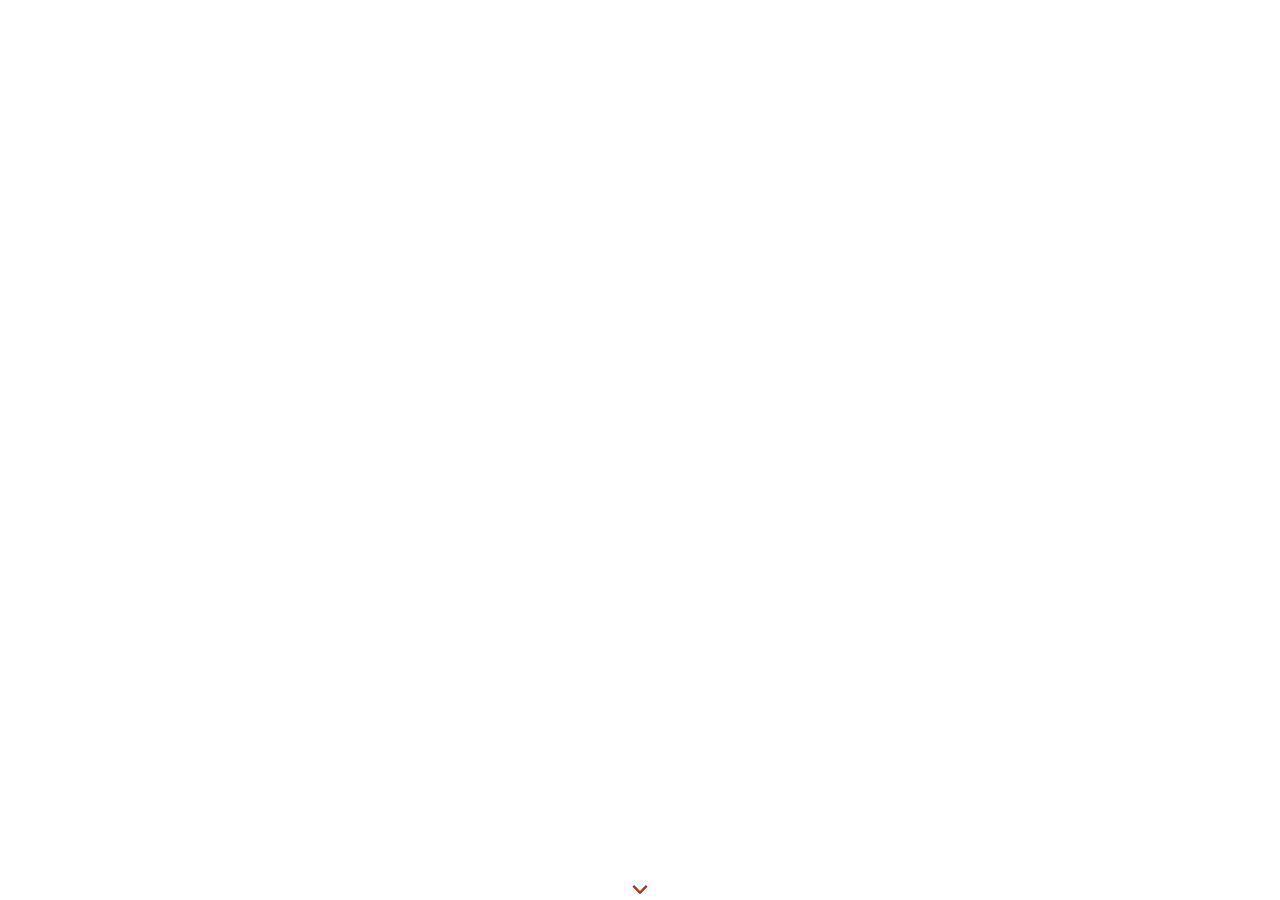
<file: index.html>
<!DOCTYPE html>
<html>
  <head>
    <title>AB - Home</title>
    <meta charset='UTF-8'/>
    <meta name="viewport" content="width=device-width, initial-scale=1">

    <link href='https://db.onlinewebfonts.com/c/4c4a87973ef80fc72049e01b9085fadc?family=ABC+Diatype' rel='stylesheet'>
    <link rel="preconnect" href="https://fonts.googleapis.com">
    <link rel="preconnect" href="https://fonts.gstatic.com" crossorigin>
    <link href="https://fonts.googleapis.com/css2?family=Quicksand:wght@300..700&display=swap" rel="stylesheet">
    <link href="https://fonts.googleapis.com/css2?family=Work+Sans:ital,wght@0,100..900;1,100..900&display=swap" rel="stylesheet">
    <link href="https://fonts.googleapis.com/css2?family=DM+Serif+Text:ital@0;1&display=swap" rel="stylesheet">
    <link href="https://fonts.googleapis.com/css2?family=Mooli&display=swap" rel="stylesheet">
    <link href="https://fonts.googleapis.com/css2?family=Borel&display=swap" rel="stylesheet">
    <link rel="stylesheet" href="https://fonts.googleapis.com/css2?family=Material+Symbols+Outlined:opsz,wght,FILL,GRAD@24,400,0,0" />

    <link rel="stylesheet" href="https://www.w3schools.com/w3css/4/w3.css">
    <link href="svg.ico" rel="shortcut icon">
    <link rel="stylesheet" href="index.css">
  </head>
  
  <body>
    <main class="parallax" style="opacity: 0;">
      <div class="img-container">
        <ul>
          <li><div class="image" style="background-image: url(https://live.staticflickr.com/65535/53344195381_f371e5117b_h.jpg);"></div>
            <div class="text" id="myText">
              <p>Pose d'adobes et enduit terre pour extension d'une école primaire</p>
              <p>Gommegnies, Nord (59)</p>
            </div>
          </li>
          <li><div class="image" style="background-image: url(https://live.staticflickr.com/65535/52171444877_650c33f0dc_o.jpg);"></div>
            <div class="text" id="myText">
              <p>Stage d'enduit terre dans le bâti ancien, animé par Terre Crue Presqu'Île</p>
              <p>Kerhinet, Saint-Lyphard, Loire-Atlantique (44)</p>
            </div>
          </li>
          <li><div class="image" style="background-image: url(https://live.staticflickr.com/65535/53693227191_ee8a5cef14_c.jpg);"></div>
            <div class="text" id="myText">
              <p>Stage d'enduit Thappi, technique indienne en mélange terre-chaux</p>
              <p>Marseille, Bouches-du-Rhône (13)</p>
            </div>
          </li>
          <li><div class="image" style="background-image: url(https://live.staticflickr.com/65535/53693443553_fde0de4cb1_c.jpg); background-position-x: right;"></div>
            <div class="text" id="myText">
              <p>Enduit de finition en terre de site pour une rénovation d'habitat</p>
              <p>Croix-Caluyau, Nord (59)</p>
            </div>
          </li>
          <li><div class="image" style="background-image: url(https://live.staticflickr.com/65535/53694049083_b33c8f8913_c.jpg);"></div>
            <div class="text" id="myText">
              <p>Enduit de corps en terre sur bottes de paille pour l'extension d'une école</p>
              <p>Jolimetz, Nord (59)</p>
            </div>
          </li>
        </ul>
      </div>
      <div class="grid-container">
        <div class="item1">
          <svg class="logo white" xmlns="http://www.w3.org/2000/svg" x="0px" y="0px" viewBox="0 0 50 46.8" xml:space="preserve">
            <path d="M31.7,18c-0.4,0.4-0.2,0.9-0.1,1.5c0,0.2,0,0.5,0,0.8c-0.3-0.2-0.6-0.3-0.8-0.5c-0.1,0.3-0.1,0.6-0.2,0.9
            c-0.8-0.2-1.3,0.2-1.6,0.8c-1,0-2-0.1-2.9,0.1c-0.7,0.2-1.1,0-1.6-0.4c-0.1-0.1-0.3-0.1-0.4-0.2c0,0,0-0.1,0.1-0.1c-0.7,0-1.3,0-2,0
            c-0.1,0-0.2-0.1-0.2-0.1c0-0.7-0.8-0.8-1-1.4c-0.1-0.1-0.4-0.2-0.6-0.2c-0.2,0-0.4,0-0.6,0c0,0,0,0.2,0,0.3c0,0-0.1,0-0.1,0
            c-0.1-0.3-0.3-0.2-0.5-0.1c-0.8,0.3-1,1.2-1.5,1.8c-0.3,0.4-0.3,0.9-0.4,1.4c-0.1,0.4-0.4,0.8-0.7,1.2c-0.1-0.2-0.2-0.3-0.3-0.5
            c-0.2,0.2-0.7,0.4-0.7,0.7c-0.2,1-0.6,1.8-1.3,2.5C14,26.6,14,26.8,14,26.8c0,0.5-0.3,0.8-0.6,1c-0.1,0.3-0.1,0.6-0.3,0.7
            c-0.6,0.3-0.6,0.9-0.6,1.4c-0.2,0-0.3,0-0.3,0c-0.1,0.4-0.2,0.7-0.3,1c-0.1,0.3-0.4,0.6,0,1c0.1,0.2,0,0.6-0.1,1.1
            c-0.1-0.2-0.2-0.3-0.2-0.4c-0.3,0.1-0.6,0.2-0.9,0.2c-0.1,0.3-0.2,0.8-0.4,1.1c-0.1,0.1-0.3,0.2-0.4,0.3c-0.1,0.1-0.2,0.1-0.3,0.2
            c-0.2,0.3-0.5,0.6-0.7,1c-0.3,0.5-0.7,1-1,1.6c-0.3,0.6-0.7,1.1-1,1.7c0,0-0.1,0.1,0,0.1c0.2,0.8-0.4,0.8-0.9,0.9
            c-0.1,0-0.3,0.2-0.3,0.3c-0.1,0.4-0.7,0.9-1.2,1c-0.1,0.8-0.3,1.6-1.1,2c-0.3,0.2-0.4,0.6-0.7,0.9c-0.2-0.1-0.5-0.2-0.9-0.4
            c0,0-0.1-0.2-0.1-0.3c-0.4-0.2-1.3,0.7-1-0.6c-0.2-0.1-0.4-0.2-0.6-0.3c0.8-0.5,0.3-1.3,0.5-1.7c0.7-0.6,1.4-1,1.7-1.6
            c0.2-0.4,0.6-0.8,0.8-1.3c0.2-0.5,0.6-1,0.9-1.5c0.2-0.3,0.2-0.6,0.4-1c0.7-0.1,0.8-0.9,1-1.5c0.1-0.2,0.1-0.3,0.2-0.4
            c0.5-0.5,0.5-0.5-0.1-0.9c0.3-0.1,0.6-0.1,0.8-0.2c0.2-0.1,0.4-0.3,0.7-0.5c-0.2-0.3-0.4-0.7-0.6-1.1C6.2,30.8,6.1,30.9,6,31
            c0.1,0,0.2,0,0.3,0.1c0.6,0.3,1,0,1-0.7c0-0.1,0-0.3,0.1-0.3c0.7-0.5,0.9-1.3,1.1-2c0-0.1,0.1-0.3,0.1-0.4c0.5-0.5,0.8-1.1,0.9-1.8
            c0.6-0.2,0.4-1.1,1.1-1.4c0.3-0.1,0.4-0.6,0.7-0.9c0.1-0.2,0.2-0.4,0.6-0.3c0.1,0,0.4-0.5,0.5-0.8c0.1-0.3,0.1-0.6,0.5-0.7
            c0.4-0.2,0.8-0.6,0.7-1.2c-0.4-0.2-0.4-0.5,0-0.8c-0.6-0.4-0.3-0.9-0.1-1.3c0.1-0.2,0.1-0.6,0.2-0.8c0.1-0.4,0.3-0.8,0.5-1.2
            c0.4-0.7,0.4-0.7-0.2-1.2c-0.2,0.1-0.5,0.2-0.7,0.3c-0.4,0.3-0.7,0.7-1.1,1.1c-0.1,0.1-0.2,0.2-0.3,0.3c-0.2,0.2-0.3,0.3-0.5,0.6
            c-0.3-0.1-0.8,0.3-0.7,0.9c-0.3-0.1-0.7-0.2-1-0.3c-0.4,0-0.5,0.2-0.4,0.7c-0.2,0.3-0.3,0.5-0.5,0.7c-0.1,0.1-0.2,0.2-0.2,0.2
            C8,19.3,8.1,20,8,20.3c0,0,0,0.1,0,0.2c-0.3-0.1-0.5-0.1-0.4,0.4c-0.8-0.3-1.5-0.1-2.2,0c-0.6,0.1-1.2-0.1-1.8-0.2
            c-0.9-0.2-1.1-0.6-0.9-1.6c0-0.1,0-0.2,0-0.3c-0.1-0.3-0.1-0.6,0.4-0.7c0.1,0,0.2-0.3,0.3-0.4c0.3-0.1,0.6-0.2,0.9-0.3
            c0.1,0,0.3-0.1,0.4-0.1c1.1,0.2,1.8-0.4,2.5-1.1c0.5-0.6,1.1-1.1,1.6-1.7c0.1-0.1,0.3-0.1,0.5-0.1c0.1,0,0.3,0,0.3,0
            c0.2-0.8,1.3-1,1.1-2c0.2,0,0.2,0,0.2,0.1c0.1,0.2,0.2,0.3,0.4,0.5c0.1-0.2,0.3-0.5,0.3-0.7c0-0.4,0.3-0.8,0.7-1s0.7-0.5,1.1-0.6
            c0.3-0.1,0.7,0.1,1.1,0.1c0.1,0,0.1,0.1,0.2,0.1c1-0.7,2-0.6,2.9,0.1c0.2-0.4,0.6-0.8,0.6-1.1c0-0.4,0.5-0.3,0.4-0.7
            c0-0.4,0.2-0.8,0.4-1.3c0.4,0.2,0.7-0.2,1-0.5c0,0,0.1-0.1,0.1-0.1c-0.3-0.8,0.7-1.1,0.6-1.8C21,5.3,21.1,5,21.1,4.6
            c0.5,0.1,0.7-0.1,0.7-0.8c0-0.3,0.3-0.9,0.5-1.1c0.1-0.2,0.1-0.5,0.1-0.7c0.5,0,1,0,1.5-0.1c0.2,0,0.2-0.4,0.4-0.7
            c0.3,0,0.7,0.2,1-0.2c0.1-0.1,0.5,0,0.9,0c0-0.2,0-0.5,0-0.7c0.3,0,0.5,0,0.7,0c0-0.1,0-0.1,0.1-0.2c0.2,0.3,0.5,0.6,0.8,0.8
            c0.2,0.2,0.5,0.4,0.8,0.6c0.2,0.3,0.3,0.5,0.4,0.8c0.1,0.2,0.3,0.4,0.4,0.7c0.2,0.6,0.7,0.9,1.1,1.4c0,0,0.1,0.1,0.1,0.2
            c0.2,0.8,0.8,1.3,1.3,2c0.1,0.1,0.1,0.2,0.1,0.3c-0.1,0.6,0.5,0.9,0.7,1.3c0.1,0.2,0.2,0.3,0.3,0.5C33,8.6,33,8.8,33.1,9
            c0.1,0.2,0.2,0.3,0.1,0.5c0,0.4,0.1,0.5,0.6,0.4c0,0.3,0,0.6,0,0.8c0.1,0.4,0.3,0.8,0.8,1.1c0.1,0,0.2,0.1,0.2,0.2
            c0.1,0.3,0.2,0.3,0.4,0.2c0.1-0.1,0.3-0.1,0.5-0.1c0.8,0.2,1.5,0.3,2.3,0.3c1.3,0,1.3,0.1,2.4,1.3c0.1-0.1,0.2-0.2,0.3-0.2
            c0.1,0.1,0.2,0.2,0.3,0.3c0.4,0.6,1,0.8,1.6,1.1c0.4,0.3,0.9,0.7,1.4,0.9c0.1,0,0.2,0.1,0.2,0.1c0.4-0.2,0.7,0.2,0.9,0.4
            c0.5,0.5,1,0.7,1.7,0.6c0.1,0,0.1,0,0.1,0.1c0.3,0.2,0.5,0.4,0.8,0.7c0.3,0.2,0.6,1.5,0.4,1.8c-0.1,0.2-0.2,0.5-0.2,0.8
            c-0.1,0.8-0.7,1.3-1.3,1.7c-0.1,0-0.2,0-0.2,0c-0.3-0.1-0.7-0.2-1-0.2c-0.3-0.6-0.6-1.1-0.9-1.7c-1-0.6-2.1-0.8-3.3-0.5
            c-0.6-0.9-1.2-1.8-2-2.5c-0.3-0.2-0.6-0.5-1.1-0.3c-0.2,0.1-0.4,0-0.7,0c-0.1,0.8,0.1,1.1,0.7,1.3c0-0.2,0.1-0.4,0.1-0.5
            c0.1,0.3,0.4,0.6,0.5,1s-0.1,0.8,0,1c0.3,0.3,0.7,0.7,1,1c-0.2,0.3-0.2,0.6,0.2,0.7c0.1,0,0.2,0.1,0.2,0.2c0.1,0.4,0.2,0.5,0.6,0.4
            c0.1,0,0.3,0.2,0.3,0.3c0,0.4,0.1,0.8,0.2,1.2c0.2,0.6,0.6,1,0.6,1.7c0,0.4,0.6,0.7,0.7,0.9c-0.1,0.4-0.1,0.8-0.2,1.1
            c0.6,0,0.8,0.3,0.9,0.8c0.1,0.4,0.5,0.8,0.7,1.2c0.2,0.5,0.3,1.1,0.5,1.6c0.2,0.2,0.6,0.3,0.7,0.5c0.1,0.2,0,0.6,0.1,0.9
            c0.3,0.7-0.1,1.5,0.4,2.1c0.2,0.2,0.4,0.4,0.7,0.7c0,0-0.1,0.1-0.1,0.1c-0.2,0-0.3,0-0.4,0c-0.1,0.3-0.3,0.6-0.4,0.9
            c0,0.3,0.1,0.6,0.5,0.5c0-0.3,0.1-0.7,0.1-1.1c0.3,0.1,0.6,0,0.8,0.3c0.2,0.2,0.2,0.4,0.1,0.7s0,0.4,0.2,0.4c0.6,0,0.6,0.6,0.8,0.9
            c0.1,0.3,0,0.7,0.1,1.1c0,0.2,0.2,0.5,0.3,0.7c0.1,0.2,0.2,0.4,0.3,0.7c0.1,0.7,0,1.3,0.5,1.9c0.1,0.1,0.1,0.3,0.1,0.4
            c0.1,0.7,0.1,1.5,0.2,2.2c0,0,0,0.1,0,0.1c0.6,0.7,0.1,1.3-0.1,1.9c-0.2,0-0.4,0.1-0.6,0c-0.2,0-0.5-0.1-0.8-0.1
            c-0.1,0-0.3-0.1-0.4-0.2c-0.3-0.1-0.7-0.2-0.9-0.4c-0.4-0.4-0.7-0.9-1-1.4c-0.1-0.3-0.2-0.6-0.3-0.9c-0.1-0.2-0.3-0.5-0.4-0.7
            c-0.2-0.4-0.4-0.9-0.6-1.3c-0.3-0.7-0.4-1.3-0.8-1.9c-0.3-0.5-0.4-1.1-1.2-1.1c0-0.3,0.1-0.7,0-0.9c-0.2-0.7-0.6-1.3-0.9-1.9
            c-0.1-0.2-0.5-0.3-0.7-0.5c0-0.3,0-0.6,0.1-0.9c-0.2,0.1-0.3,0.1-0.3,0.1c-0.2-0.6-0.5-1.2-0.7-1.9c-0.1-0.3-0.1-0.6-0.1-0.9
            c0.1-0.5,0-0.8-0.6-0.8c-0.1,0-0.2,0-0.4,0c-0.1,0-0.2,0-0.4,0c0.2-0.2,0.4-0.5,0.7-0.8c-0.4-0.1-0.7-0.2-1.2-0.3
            c0.2-0.1,0.4-0.1,0.4-0.2c0.1-0.1,0.1-0.4,0-0.4c-0.6-0.2-0.5-0.8-0.8-1.1c-0.1-0.1-0.1-0.3-0.2-0.3c-0.5-0.1-0.5-0.6-0.7-1
            c-0.5-0.9-1-1.8-1.4-2.5c-0.1-0.4-0.2-0.7-0.4-1C35,23,34.6,22.6,34.6,22c0-0.1-0.2-0.2-0.3-0.3c-0.2-0.3-0.3-0.7-0.4-1
            c0-0.1,0-0.1-0.1-0.2c-0.8-1-0.9-1.1-1.1-1.9c-0.1,0-0.2,0.1-0.2,0.1c-0.1-0.2-0.1-0.4-0.2-0.7c0-0.1-0.1-0.1-0.1-0.2
            C32,17.8,31.8,17.9,31.7,18c-0.1-0.3,0.3-0.9-0.4-0.8c0,0.2,0.1,0.4,0.1,0.6C31.4,17.9,31.6,18,31.7,18z M28.5,14.4
            c0.3,0.1,0.7,0.4,0.9-0.1c0.1-0.2-0.2-1.8-0.3-1.9c-0.4-0.4-0.9-0.8-1.3-1.3c-0.1-0.1-0.1-0.2-0.1-0.2c0.1-0.6-0.1-1-0.6-1.2
            c0.4-0.4,0.4-0.7,0.1-1c-0.3-0.3-0.6-0.6-0.9-0.9c-0.1-0.1-0.1-0.3,0-0.4c0.1-0.2,0.3-0.3,0.4-0.5c0,0-0.1-0.1-0.1-0.1
            c-0.2,0-0.4,0-0.6,0c-0.1,0-0.3,0.1-0.4,0.2c-0.1,0-0.3,0.1-0.3,0.2c-0.1,0.2-0.1,0.6-0.3,0.8c-0.2,0.4-0.6,0.9-0.8,1.3
            c0,0.1-0.1,0.1-0.2,0.2c-0.2,0.6-0.4,1.1-0.6,1.7c0,0.1-0.1,0.2-0.1,0.2c-0.3-0.1-0.6-0.1-0.7-0.2c-0.1,0.5-0.1,0.9-0.4,1.2
            c-0.4,0.4-0.6,0.9-0.7,1.5s0.1,0.7,0.6,0.7c0.2,0,0.6,0.1,0.7,0.3c0.4,0.6,1.2,0.2,1.6,0.8h0c0.4,0,0.7,0.1,1.1,0.1
            c0.3-0.7,0.7-0.5,1.2,0.2c0.2-0.1,0.4-0.3,0.6-0.4c0.1-0.1,0.2-0.3,0.3-0.2C28.3,15.2,28.4,14.8,28.5,14.4z M46.1,38.8
            c0,0.2,0,0.3,0,0.3c0.2,0.3,0.4,0.6,0.3,1c0,0,0.1,0.2,0.1,0.2c0.1,0,0.2,0,0.3-0.1c0.1-0.1,0.1-0.4,0.1-0.5
            C46.7,39.5,46.4,39.2,46.1,38.8z"/>
            <path d="M28.5,23.2c0,0.3,0,0.5,0.1,0.8c0.3-0.1,0.4-0.2,0.7-0.2c0,0.2,0,0.4,0,0.7c0.3-0.3,0.8,0.4,1-0.4c0.2,0.3,0.3,0.6,0.5,0.8
            c0.1,0.1,0.2,0.2,0.4,0.3c0.1,0.1,0.2,0.1,0.3,0.2c0.1,0.1,0.3,0.2,0.4,0.3c0.2,0.3,0.4,0.6,0.5,0.8c0.2,0.4,0.4,0.9,0.6,1.3
            c0.1,0.1,0.1,0.3,0.1,0.4c0,0.2-0.1,0.4-0.2,0.8c0,0-0.1,0-0.2,0.1C32.4,30,32.4,30,32,30c-0.3,0.6-0.6,1.2-0.3,1.9
            c-0.2,0.1-0.3,0.2-0.6,0.3c0.4,0.5-0.4,1.6,0.9,1.7c-0.2,0.2-0.3,0.3-0.5,0.6c-0.1-0.2-0.1-0.4-0.2-0.5c-0.1-0.1-0.3,0-0.6-0.1
            c0,0.5-0.1,0.9,0.4,1.1c0.3,0.1,0.5,0.5,0.8,0c0.4,0.5,1,0.8,1.1,1.5c0,0.3,0.4,0.4,0.6,0.1c0.1,0.3,0.4,0.6,0.4,1
            c0.1,0.6,0.2,1.1,0.2,1.7c0,0.1-0.2,0.3-0.3,0.4c-0.2,0.2-0.4,0.4-0.3,0.7c0.1,0.2,0,0.6-0.1,0.6c-0.5,0.2-0.4,0.6-0.3,1.1
            c0,0-0.1,0-0.1,0.1c-0.1-0.2-0.2-0.3-0.4-0.6c-0.3,0.4-0.9-0.2-1.3,0.3c-0.2,0.3-0.8,0.4-1.3,0.6c0,0.1,0.1,0.2,0,0.3
            c0,0.1-0.1,0.2-0.2,0.2c-0.1,0-0.3,0-0.3-0.1c-0.2-0.4-0.3-0.2-0.7-0.1c-0.4,0.1-0.8,0.3-1.1,0.7c0,0-0.2,0-0.2,0c-0.5,0-1,0-1.5,0
            c-0.1,0-0.2,0.1-0.2,0.1c-0.2,0.1-0.3,0.2-0.5,0.3c-0.2,0.1-0.4,0.2-0.8,0.3c0,0-0.2-0.1-0.3-0.2c0,0-0.1,0-0.1,0
            c0.1,0.4,0.2,0.9,0.4,1.4c-0.1,0-0.1,0-0.1-0.1c-0.2-0.3-0.3-0.7-0.5-0.8c-0.5-0.1-1.1-0.2-1.6,0.1c-0.1,0.1-0.2,0.1-0.4,0.2
            c-0.1-0.4-0.2-0.6-0.7-0.6c-0.2,0-0.4-0.2-0.6-0.4c-0.1,0.3-0.1,0.4-0.1,0.5c-0.3-0.1-0.5-0.2-0.8-0.3c-0.2-0.1-0.4-0.2-0.5-0.3
            c-0.2-0.3-0.4-0.7-0.5-1c0-0.2,0.2-0.4,0.4-0.6c-0.1-0.3-0.2-0.6-0.4-0.9c0.2-0.1,0.3-0.1,0.4-0.2c0.2-0.2,0.4-0.4,0.1-0.7
            c-0.3-0.3-0.2-0.6-0.2-1c0-0.3,0-0.7-0.1-1c-0.3-0.5-0.3-0.9-0.2-1.4c0.1-0.7,0.1-1.3,0.1-2c0-0.2,0.1-0.4,0.1-0.7
            c-0.2-0.2-0.4-0.4-0.7-0.7c0.9-0.2,0.9-0.2,0.8-1c0-0.2-0.1-0.5,0.2-0.6c0.1,0,0.1-0.4,0-0.6c-0.3-0.8-0.7-1.6-0.5-2.6
            c0.1-0.7,0.1-1.3,0.2-2c0-0.1,0-0.2,0-0.2c-0.3-0.4-0.1-0.9-0.1-1.3c0-0.1,0.2-0.2,0.2-0.3c0-0.3-0.1-0.7,0.1-0.9
            c0.2-0.2,0.5-0.4,0.8-0.4c0.6,0,0.9-0.4,1-0.9c0,0,0-0.1,0.1-0.1s0,0,0.1-0.1c0.4,0.7,0.4,0.7,1.9,0.1c0.4,0.7,0.8,0.8,1.5,0.2
            c0,0.2,0,0.5,0,0.6c0.5,0,0.9,0.1,1.3,0.1c0.5,0,1,0,1.5-0.1c0,0,0.1-0.1,0.1,0c0.6,0.4,0.7-0.1,0.8-0.5
            C28.2,23.3,28.4,23.3,28.5,23.2z M23.5,40.6c0.3-0.1,0.5-0.1,0.7-0.1c0.3,0,0.6,0,0.9,0c0.2,0,0.6,0.1,0.8-0.1
            c0.3-0.3,0.6-0.3,0.9-0.3c0.5,0,0.9-0.1,1.4-0.2c0.4-0.1,0.7-0.4,0.7-0.9c0-0.2,0.1-0.6,0.3-0.6c0.5-0.1,0.5-0.4,0.5-0.7
            c-0.2-0.1-0.3-0.3-0.5-0.4c-0.2-0.1-0.4,0-0.6,0c0-0.2,0-0.5,0-0.6c-0.6,0.2-1.1,0.3-1.7,0.4c-0.1-0.3-0.1-0.5-0.2-0.8
            c-0.2,0-0.6,0.1-0.8,0c-0.5-0.3-0.9-0.1-1.3,0.3c0-0.2-0.1-0.3-0.1-0.4c-0.2-0.1-0.3-0.2-0.5-0.2c-0.2,0-0.4-0.1-0.6-0.1
            c-0.3,0-0.6,0.1-0.8,0.1c-0.8-0.1-1.4,0.1-2,0.5c-0.1,0.1-0.1,0.3-0.1,0.3c0.3,0.2,0.7,0.6,1.1,0.7c0.4,0.1,0.6,0.4,0.4,0.9
            c-0.2,0.4-0.4,0.8-0.6,1.1c-0.1-0.1-0.3-0.3-0.4-0.4c0,0.2,0,0.4-0.1,0.8c0,0-0.2,0.1-0.3,0.2c0.1,0.1,0.3,0.2,0.3,0.4
            c0.2,0.6,0.5,0.3,0.9,0.2c0.3-0.1,0.6-0.3,0.8-0.2c0.6,0.1,0.7-0.2,0.8-0.7c0-0.1,0-0.1,0.1-0.2c0,0,0.1,0,0.1,0
            C23.6,39.8,23.6,40.1,23.5,40.6z M22.4,29.7c-1-0.3-1.1-0.3-1.3,0.3c-0.1,0.2-0.1,0.6,0,0.7c0.2,0.2,0.5,0.2,0.8,0.3
            c-0.1,0.3-0.2,0.6-0.3,1c0.4-0.2,0.8-0.4,1.2-0.6c0.6,0.6,0.9-0.2,1.3-0.5c0,0.2,0,0.4,0.1,0.7c0.2-0.2,0.4-0.3,0.6-0.5
            c0.1,0.2,0.1,0.4,0.1,0.6c0.1-0.1,0.2-0.1,0.2-0.1c0.1-0.1,0.1-0.2,0.2-0.2c0.3,0.3,0.5,0.3,0.8,0c0.1-0.1,0.2-0.2,0.3-0.2
            c0.5-0.1,1-0.2,1.6-0.3c0.2,0,0.4,0,0.6,0.1c0.3,0.2,0.5,0,0.7-0.2c0.2-0.2,0.4-0.3,0.5-0.5c0.1-0.2,0.2-0.4,0.2-0.6
            c0-0.2-0.2-0.4-0.3-0.6c-0.4,0.1-0.8,0.2-1.4,0.3c0.1-0.3,0.2-0.5,0.2-0.7c-0.7-0.4-1.1-0.4-1.5,0.2c0-0.2,0-0.4,0-0.7
            c-0.1-0.1-0.3-0.3-0.4-0.3c-0.8,0-1.5-0.1-2.2-0.3c-0.6-0.2-1.2,0-1.9,0c0,0.1-0.1,0.2-0.1,0.2c0.2,0.2,0.3,0.3,0.5,0.6
            c-0.1,0.1-0.2,0.1-0.3,0.2C22.4,28.9,22.4,29.3,22.4,29.7z"/>
          </svg>
        </div>
        <div class="item2">
          <div>Atelier Barœul</div>
          <div>construction durable</div>
          <div>SCOP Toerana Habitat</div>
        </div>
      </div>
      <div class="scroll-icon-container">
        <a href="#flex-container"><span class="material-symbols-outlined">keyboard_arrow_down</span></a>
      </div>
      <div class="btn-arrow"><a href="#flex-container">↓</a>
      </div>
      <div id="flex-container">
        <div class="bio">
          <h2><span>Atelier Barœul</span> &#8212; Artisan de la SCOP Toerana Habitat depuis 2023.</h2>
          <div>
            <p>Spécialisé en <b>matériaux biosourcés</b> qui recentre la santé du bâti et des habitants au.</p>
            <p>Engagé dans une <b>démarche durable et environnementale</b> adaptée aux changements climatiques et sociétaux.</p>
            <p>Intégré dans la <b>coopérative solidaire</b> Toerana Habitat.</p>
          </div>
          <div class="btn-container">
            <div class="btn-page-sf"><a class="menu-link" href="savoirfaire.html">Savoir-faire<br><span></span></a></div>
            <div class="btn-separator">|</div>
            <div class="btn-page-ab"><a class="menu-link" href="apropos.html">Atelier<br><span></span></a></div>
          </div>
        </div>
        <div class="rights">
          <div style="text-align: center;"><a href="#" id="mentions">Mentions légales</a> | Atelier Barœul 2024</div>
        </div>
      </div>
    </main>
    <footer id="footer">
      <svg id="scroll" viewBox="0 0 50 80" xmlns="http://www.w3.org/2000/svg" x="0px" y="0px" xml:space="preserve">
        <path d="M25,15c0.6,0,1.3,0.3,1.8,0.7c0.5,0.5,0.7,1.1,0.7,1.8v10c0,0.6-0.3,1.3-0.7,1.8C26.3,29.7,25.6,30,25,30
          s-1.3-0.3-1.8-0.7c-0.5-0.5-0.7-1.1-0.7-1.8v-10c0-0.6,0.3-1.3,0.7-1.8C23.7,15.2,24.4,15,25,15L25,15z M45,55
          c0,5.3-2.1,10.4-5.9,14.1C35.4,72.8,30.3,75,25,75s-10.4-2.1-14.1-5.9C7.1,65.3,5,60.2,5,55V25c0-5.3,2.1-10.4,5.9-14.1S19.7,5,25,5
          s10.4,2.1,14.1,5.9C42.9,14.6,45,19.7,45,25V55z M25,0C18.4,0,12,2.6,7.3,7.3S0,18.4,0,25v30c0,6.6,2.6,13,7.3,17.7
          C12,77.3,18.4,80,25,80c6.6,0,13-2.6,17.7-7.3S50,61.6,50,55V25c0-6.6-2.6-13-7.3-17.7C38,2.6,31.6,0,25,0L25,0z"/>
      </svg>
    </footer>
  </body>
  <script>
    window.addEventListener('load', function(event) {
      document.getElementsByTagName('main')[0].style.opacity = "100%";
    });
    window.addEventListener('beforeunload', function(event) {
      document.getElementsByTagName('main')[0].style.opacity = "0%";
    });
    window.onbeforeunload = function () {
      document.getElementsByTagName('main')[0].style.opacity = "0%";
    }
  </script>
</html>
</file>
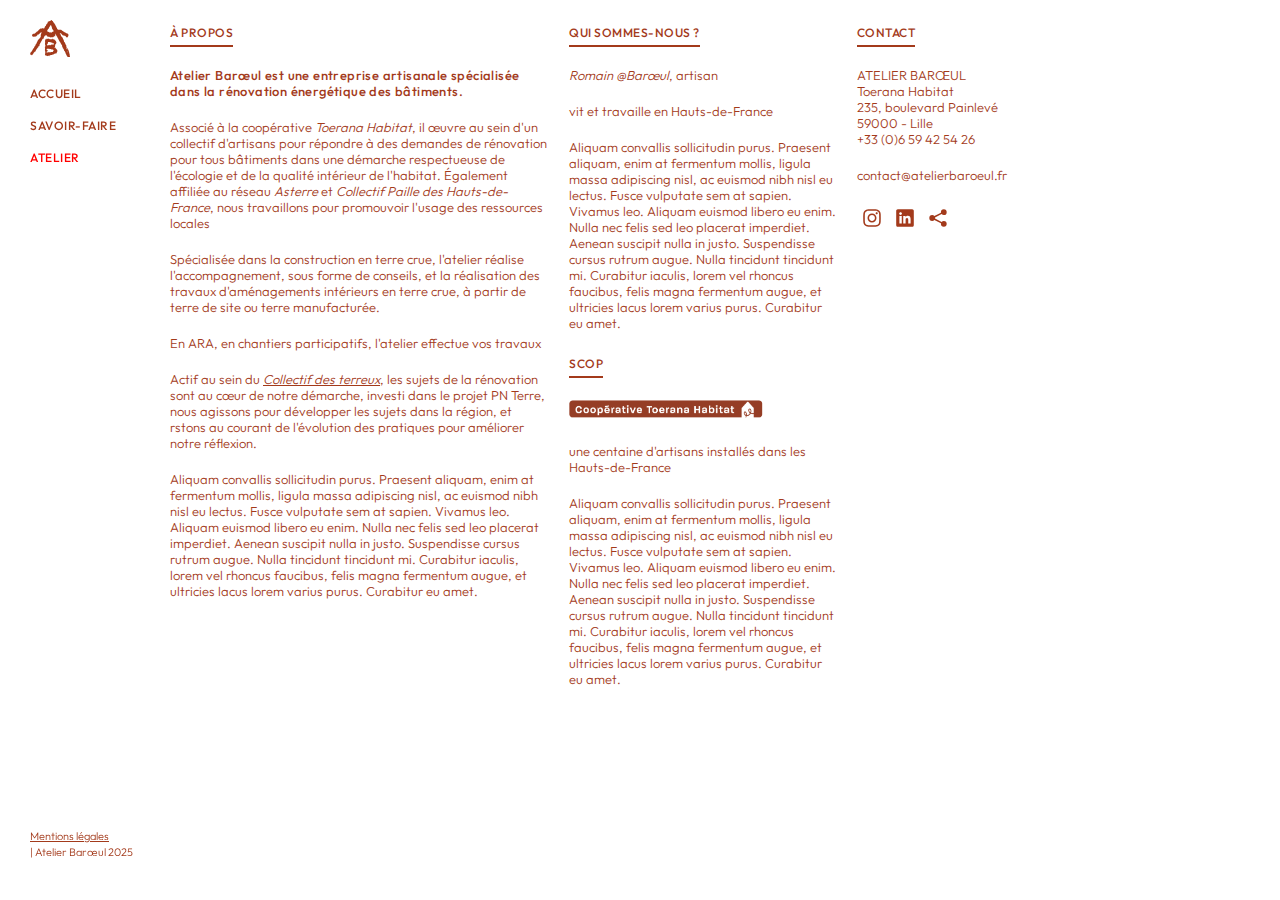
<file: apropos.html>
<!DOCTYPE html>
<html>
  <head>
    <title>AB - Home</title>
    <meta charset='UTF-8'/>
    <meta name="viewport" content="width=device-width, initial-scale=1">

    <link href='https://db.onlinewebfonts.com/c/4c4a87973ef80fc72049e01b9085fadc?family=ABC+Diatype' rel='stylesheet'>
    <link rel="preconnect" href="https://fonts.googleapis.com">
    <link rel="preconnect" href="https://fonts.gstatic.com" crossorigin>
    <link href="https://fonts.googleapis.com/css2?family=Quicksand:wght@300..700&display=swap" rel="stylesheet">
    <link rel="stylesheet" href="https://fonts.googleapis.com/css2?family=Material+Symbols+Outlined:opsz,wght,FILL,GRAD@24,400,0,0" />

    <link rel="stylesheet" href="https://www.w3schools.com/w3css/4/w3.css">
    <link href="svg.ico" rel="shortcut icon">
    <link rel="stylesheet" href="index.css">
  </head>
  
  <body onscroll="changeColor()">
    <div class="head-page" id="top">
      <div>
        <div>
          <a href="index.html" class="home-page">
            <svg class="logo" xmlns="http://www.w3.org/2000/svg" x="0px" y="0px" viewBox="0 0 144.5 135.3" xml:space="preserve">
              <path d="M91.6,52.1c-1.2,1.3-0.6,2.7-0.4,4.2c0.1,0.7,0,1.4,0,2.4c-1-0.6-1.6-1-2.3-1.5c-0.2,1-0.4,1.7-0.6,2.7
              c-2.4-0.7-3.7,0.7-4.5,2.3c-2.9,0.1-5.8-0.3-8.5,0.4c-2.1,0.5-3.3,0.1-4.7-1.2c-0.3-0.3-0.8-0.4-1.1-0.6c0.1-0.1,0.1-0.3,0.2-0.4
              c-1.9,0-3.9,0.1-5.8,0.1c-0.3,0-0.7-0.2-0.7-0.4c-0.1-2-2.2-2.4-2.9-4c-0.2-0.4-1.1-0.5-1.7-0.7c-0.6-0.1-1.2-0.1-1.8-0.1
              c0,0.1,0,0.5,0,0.9c-0.1,0-0.3,0.1-0.3,0.1c-0.4-0.8-0.8-0.6-1.4-0.3c-2.4,1-2.9,3.4-4.2,5.2c-1,1.2-0.9,2.7-1.2,4.1
              c-0.3,1.2-1.3,2.3-2.1,3.6c-0.3-0.5-0.5-0.9-0.8-1.4c-0.7,0.7-1.9,1.3-2.1,2.1c-0.5,2.9-1.8,5.2-3.9,7.2c-0.2,0.2-0.3,0.6-0.2,0.8
              c0.1,1.5-0.9,2.4-1.6,2.8c-0.4,0.9-0.4,1.7-0.8,1.9c-1.8,0.9-1.7,2.5-1.8,4c-0.5,0-0.9,0-1,0c-0.4,1.2-0.6,2.1-0.9,3
              c-0.4,1-1.1,1.8-0.1,3c0.4,0.5-0.1,1.8-0.3,3.1c-0.3-0.6-0.5-0.9-0.6-1.1c-0.8,0.2-1.6,0.5-2.6,0.7c-0.3,1-0.6,2.2-1.1,3.3
              c-0.2,0.4-0.8,0.7-1.2,1c-0.3,0.2-0.7,0.4-0.9,0.6c-0.7,0.9-1.5,1.8-2.1,2.8c-1,1.5-1.9,3-2.9,4.5c-1,1.6-1.9,3.2-2.9,4.8
              c-0.1,0.1-0.2,0.2-0.1,0.3c0.5,2.2-1.1,2.3-2.6,2.7c-0.4,0.1-0.9,0.6-1,1c-0.4,1.3-2.1,2.7-3.5,2.8c-0.4,2.3-1,4.5-3.2,5.9
              c-0.8,0.6-1.2,1.7-1.9,2.7c-0.6-0.2-1.4-0.6-2.5-1.1c0-0.1-0.2-0.5-0.3-0.8c-1.1-0.5-3.9,2.1-3-1.7c-0.6-0.3-1.1-0.6-1.7-0.9
              c2.4-1.4,0.9-3.7,1.4-4.9c2-1.8,4.1-2.9,5-4.7c0.6-1.3,1.7-2.4,2.2-3.8c0.6-1.5,1.8-2.8,2.7-4.3c0.5-0.8,0.7-1.7,1.2-2.9
              c2.1-0.3,2.2-2.5,2.9-4.3c0.2-0.5,0.3-1,0.7-1.3c1.5-1.5,1.5-1.5-0.4-2.7c0.8-0.2,1.6-0.2,2.2-0.5c0.6-0.3,1.1-0.8,2-1.5
              c-0.5-1-1.1-2-1.7-3.1c-0.3,0.2-0.6,0.5-0.9,0.7c0.3,0.1,0.7,0.1,1,0.2c1.8,0.9,2.9,0.1,2.9-1.9c0-0.3,0.1-0.8,0.3-0.9
              c2.1-1.4,2.5-3.7,3.1-5.9c0.1-0.4,0.2-0.8,0.4-1.1c1.4-1.5,2.4-3.1,2.5-5.2c1.8-0.7,1.2-3.2,3.1-4c0.9-0.3,1.3-1.7,2-2.5
              c0.4-0.5,0.7-1.2,1.7-1c0.4,0.1,1.3-1.5,1.5-2.4c0.2-1,0.4-1.6,1.5-2.1c1.2-0.5,2.3-1.7,2.1-3.4c-1.2-0.6-1.2-1.5,0.1-2.3
              c-1.6-1.3-0.9-2.6-0.3-3.9c0.4-0.7,0.4-1.6,0.7-2.4c0.4-1.2,0.8-2.4,1.4-3.6c1.1-1.9,1.1-1.9-0.6-3.4c-0.7,0.3-1.5,0.5-2,1
              c-1.1,1-2.1,2.1-3.1,3.1c-0.3,0.3-0.6,0.6-0.9,0.9c-0.5,0.5-0.9,1-1.4,1.6c-1-0.4-2.2,0.8-2.1,2.6c-1-0.3-1.9-0.7-2.9-0.8
              c-1.1-0.1-1.4,0.6-1.1,2c-0.6,0.8-1,1.4-1.4,2c-0.2,0.3-0.6,0.7-0.7,0.6c-2.1-0.9-1.7,0.9-2,1.9c0,0.1-0.1,0.3-0.1,0.5
              c-0.9-0.3-1.5-0.3-1.1,1.1c-2.2-0.9-4.2-0.3-6.3,0c-1.7,0.2-3.6-0.2-5.3-0.6c-2.7-0.7-3.2-1.8-2.6-4.6c0.1-0.3,0-0.7-0.1-1
              c-0.2-1-0.3-1.8,1.1-1.9c0.3,0,0.6-0.8,0.8-1.1c0.8-0.3,1.6-0.7,2.5-1c0.4-0.1,0.8-0.3,1.2-0.3c3.2,0.7,5.3-1.1,7.2-3.3
              c1.5-1.7,3.1-3.3,4.7-4.9c0.3-0.3,0.9-0.2,1.4-0.3c0.3,0,0.8,0.1,0.8,0c0.6-2.2,3.8-2.9,3.3-5.8c0.5,0.1,0.6,0.1,0.6,0.2
              c0.4,0.5,0.7,1,1.1,1.5c0.4-0.7,1-1.4,1-2.1c0.1-1.1,0.9-2.3,2-2.8c1.1-0.5,2-1.4,3.1-1.7c0.9-0.2,2.1,0.2,3.1,0.4
              c0.2,0,0.3,0.2,0.5,0.3c2.9-2.1,5.7-1.6,8.5,0.2c0.6-1.2,1.7-2.3,1.7-3.3c0-1.2,1.4-1,1.3-2.1c0-1.2,0.7-2.4,1.1-3.7
              c1.3,0.6,2-0.5,2.8-1.5c0.1-0.1,0.3-0.3,0.3-0.3c-0.8-2.2,1.9-3.2,1.8-5.1c1.2-0.3,1.6-1.1,1.5-2.3c1.5,0.2,1.9-0.3,2-2.2
              c0-0.8,1-2.5,1.4-3.2c0.3-0.6,0.2-1.4,0.3-2.1c1.4-0.1,2.9,0,4.3-0.4c0.5-0.1,0.7-1.2,1.2-2C71,3.2,72.2,4,73,2.6
              c0.2-0.3,1.5-0.1,2.5-0.1c0-0.7,0-1.4,0-2.1c0.8,0,1.4,0.1,2,0.1c0.1-0.2,0.1-0.3,0.2-0.5c0.7,0.8,1.4,1.6,2.2,2.3
              C80.6,3,81.4,3.5,82.1,4c0.5,0.8,0.9,1.5,1.3,2.2c0.4,0.6,1,1.2,1.2,1.9c0.5,1.8,2,2.7,3.2,4c0.1,0.1,0.3,0.3,0.4,0.5
              c0.5,2.4,2.4,3.9,3.7,5.8c0.2,0.2,0.3,0.5,0.3,0.8c-0.2,1.8,1.4,2.6,2.1,3.9c0.3,0.5,0.5,1,0.8,1.5c0.2,0.4,0.4,0.9,0.5,1.3
              c0.2,0.5,0.5,0.9,0.4,1.4c-0.1,1.3,0.4,1.5,1.7,1.1c0,0.8-0.1,1.6,0,2.3c0.3,1.3,0.9,2.4,2.2,3.1c0.2,0.1,0.5,0.4,0.5,0.7
              c0.2,0.9,0.7,0.9,1.3,0.6c0.4-0.2,1-0.4,1.4-0.3c2.2,0.5,4.4,0.8,6.7,0.8c3.8,0,3.8,0.3,6.8,3.7c0.3-0.2,0.7-0.5,0.9-0.6
              c0.3,0.3,0.6,0.6,0.9,0.9c1.2,1.6,2.9,2.2,4.5,3.2c1.3,0.8,2.6,2,4,2.7c0.2,0.1,0.5,0.3,0.7,0.2c1.3-0.5,1.9,0.5,2.5,1.2
              c1.4,1.4,3,2.1,5,1.7c0.2,0,0.4,0,0.4,0.3c0.8,0.7,1.5,1.3,2.3,1.9c0.8,0.7,1.6,4.2,1.2,5.2c-0.3,0.7-0.6,1.4-0.7,2.2
              c-0.3,2.4-1.9,3.8-3.8,5c-0.2,0.1-0.5,0.1-0.7,0.1c-1-0.2-1.9-0.5-2.8-0.7c-0.9-1.6-1.8-3.3-2.6-4.8c-3-1.6-6.1-2.3-9.4-1.4
              c-1.6-2.7-3.4-5.1-5.9-7.1c-0.9-0.7-1.8-1.4-3.1-0.9c-0.6,0.2-1.3-0.1-1.9-0.1c-0.3,2.3,0.2,3.3,1.9,3.9c0.1-0.5,0.2-1.1,0.2-1.5
              c0.4,0.9,1.2,1.8,1.4,2.8s-0.2,2.2,0,3c1,0.9,1.9,1.9,3,2.9c-0.6,0.9-0.5,1.6,0.5,2c0.3,0.1,0.6,0.4,0.7,0.7
              c0.2,1.1,0.7,1.4,1.8,1.1c0.2-0.1,1,0.7,1,1c-0.1,1.2,0.2,2.4,0.7,3.5c0.7,1.6,1.8,2.8,1.8,4.8c0,1.1,1.6,2.1,2.1,2.7
              c-0.2,1.2-0.4,2.2-0.6,3.3c1.7,0,2.2,1,2.6,2.2c0.4,1.3,1.4,2.3,2,3.6c0.6,1.5,1,3.1,1.4,4.6c0.7,0.5,1.6,0.8,2.1,1.5
              c0.4,0.7,0.1,1.8,0.4,2.7c0.8,2-0.3,4.3,1.1,6.1c0.6,0.7,1.3,1.3,2,2c-0.1,0.1-0.2,0.2-0.2,0.4c-0.5-0.1-0.9-0.1-1.3-0.1
              c-0.4,0.8-1,1.7-1.1,2.5c-0.1,0.9,0.3,1.7,1.5,1.5c0.1-1,0.3-2,0.4-3.2c0.8,0.3,1.6,0,2.4,0.9c0.6,0.7,0.7,1.2,0.4,1.9
              s-0.1,1.2,0.7,1.3c1.6,0.1,1.8,1.6,2.3,2.6c0.4,0.9,0.1,2.1,0.3,3.2c0.1,0.7,0.6,1.4,1,2c0.3,0.7,0.7,1.3,0.8,2
              c0.4,1.9,0,3.9,1.4,5.5c0.3,0.3,0.3,0.8,0.4,1.3c0.2,2.1,0.3,4.2,0.5,6.3c0,0.1,0,0.3,0.1,0.4c1.6,2,0.2,3.8-0.2,5.5
              c-0.7,0.1-1.2,0.2-1.8,0.1c-0.7,0-1.5-0.2-2.2-0.3c-0.4-0.1-0.9-0.3-1.3-0.5c-0.9-0.4-2-0.6-2.6-1.3c-1.1-1.2-2-2.7-2.9-4.1
              c-0.4-0.8-0.6-1.7-0.9-2.5c-0.3-0.7-0.9-1.4-1.2-2.1c-0.6-1.2-1.3-2.5-1.8-3.8c-0.8-1.9-1.3-3.9-2.2-5.6c-0.8-1.4-1.3-3.3-3.5-3.3
              c0.1-0.9,0.4-1.9,0.1-2.6c-0.7-1.9-1.6-3.8-2.6-5.6c-0.4-0.7-1.4-1-2.1-1.4c0.1-0.9,0.1-1.7,0.2-2.6c-0.5,0.2-0.9,0.3-0.8,0.3
              c-0.7-1.8-1.4-3.6-1.9-5.4c-0.3-0.8-0.4-1.8-0.2-2.5c0.4-1.4-0.1-2.3-1.6-2.4c-0.4,0-0.7,0-1.1,0c-0.3,0-0.7,0-1.2,0
              c0.7-0.7,1.3-1.4,2.1-2.2c-1.2-0.3-2.1-0.6-3.4-0.9c0.7-0.2,1.1-0.3,1.2-0.5c0.2-0.4,0.2-1.2,0.1-1.2c-1.6-0.5-1.5-2.2-2.4-3.2
              c-0.2-0.3-0.3-0.8-0.5-0.9c-1.5-0.4-1.5-1.8-2-2.8c-1.4-2.6-2.8-5.1-4.1-7.3c-0.4-1.1-0.7-2-1.1-2.8c-0.6-1.4-2-2.4-2-4.1
              c0-0.3-0.7-0.5-0.9-0.8c-0.5-0.9-0.8-2-1.2-2.9c-0.1-0.2-0.1-0.4-0.2-0.6c-2.4-2.8-2.6-3.2-3.1-5.5c-0.3,0.1-0.5,0.2-0.7,0.3
              c-0.2-0.6-0.4-1.3-0.6-1.9c-0.1-0.2-0.2-0.4-0.4-0.7C92.4,51.6,92,51.8,91.6,52.1c-0.2-0.9,0.8-2.5-1.2-2.4c0.1,0.6,0.2,1.2,0.4,1.7
              C90.9,51.7,91.3,51.9,91.6,52.1z M82.3,41.6c1,0.4,1.9,1.2,2.6-0.2c0.3-0.6-0.5-5.1-1-5.6c-1.3-1.2-2.5-2.4-3.8-3.7
              c-0.2-0.2-0.3-0.5-0.2-0.7c0.4-1.6-0.3-2.8-1.6-3.6c1.2-1.3,1.3-2,0.3-3c-0.9-0.9-1.7-1.8-2.5-2.7c-0.2-0.3-0.2-0.9-0.1-1.2
              c0.3-0.5,0.8-0.9,1.2-1.4c-0.1-0.1-0.2-0.3-0.3-0.4c-0.6,0-1.1,0-1.7,0.1c-0.4,0.1-0.8,0.3-1.3,0.5c-0.3,0.1-0.8,0.2-1,0.5
              c-0.4,0.7-0.4,1.6-0.8,2.2c-0.7,1.3-1.6,2.5-2.4,3.8c-0.1,0.2-0.4,0.4-0.5,0.7c-0.6,1.7-1.1,3.3-1.7,5c-0.1,0.3-0.4,0.5-0.4,0.5
              c-0.9-0.3-1.6-0.4-1.9-0.5c-0.4,1.4-0.4,2.7-1.1,3.4c-1.1,1.3-1.8,2.7-2,4.3c-0.2,1.6,0.3,2,1.8,2.1c0.7,0,1.6,0.3,1.9,0.8
              c1.2,1.6,3.6,0.6,4.7,2.3h0.1c1.1,0.1,2.1,0.2,3.2,0.3c0.9-1.9,2-1.4,3.4,0.5c0.6-0.4,1.2-0.8,1.8-1.2c0.4-0.2,0.7-0.8,1-0.7
              C81.7,43.8,82,42.8,82.3,41.6z M133.3,112.3c0,0.5-0.1,0.8-0.1,0.9c0.7,0.9,1.3,1.7,0.8,3c0,0.1,0.2,0.5,0.4,0.5
              c0.3,0,0.7-0.1,0.8-0.3c0.2-0.4,0.4-1.1,0.2-1.4C134.9,114.2,134.1,113.4,133.3,112.3z"/>
              <path d="M82.4,67.2c0.1,0.9,0.1,1.5,0.2,2.3c0.8-0.3,1.3-0.5,2-0.7c0,0.6,0,1.2,0,2.1c1-1,2.3,1.1,3-1.1c0.6,1,1,1.8,1.5,2.4
              c0.3,0.3,0.7,0.5,1.1,0.8c0.3,0.2,0.6,0.4,0.9,0.6c0.4,0.3,0.8,0.6,1.1,1c0.6,0.8,1.1,1.6,1.5,2.4c0.6,1.3,1.2,2.6,1.7,3.9
              c0.2,0.4,0.2,0.9,0.2,1.3c-0.1,0.7-0.3,1.3-0.5,2.2c0,0-0.4,0.1-0.7,0.2c-0.8,2-0.8,2-1.9,2.1c-1,1.7-1.7,3.6-0.9,5.6
              c-0.5,0.3-1,0.5-1.7,0.9c1.3,1.4-1.1,4.6,2.7,4.8c-0.5,0.5-0.9,1-1.5,1.7c-0.2-0.5-0.4-1.2-0.7-1.4c-0.4-0.3-1-0.1-1.6-0.2
              c-0.1,1.4-0.4,2.7,1.1,3.2c0.8,0.3,1.5,1.5,2.3-0.1c1.2,1.5,2.8,2.4,3.1,4.4c0.1,0.8,1.1,1.1,1.8,0.3c0.4,0.9,1.1,1.8,1.3,2.8
              c0.4,1.6,0.5,3.3,0.6,5c0,0.4-0.6,0.9-1,1.2c-0.7,0.6-1.2,1.1-0.8,2.1c0.2,0.5,0,1.6-0.4,1.7c-1.5,0.7-1.3,1.8-1,3.1
              c-0.1,0.1-0.3,0.1-0.4,0.2c-0.3-0.5-0.7-1-1.1-1.6c-0.9,1.2-2.5-0.6-3.8,1c-0.7,1-2.4,1.2-3.8,1.8c0,0.4,0.2,0.7,0.1,1
              s-0.3,0.7-0.5,0.7c-0.3,0.1-0.9-0.1-1-0.3c-0.5-1.1-1-0.7-1.9-0.4c-1.2,0.4-2.3,0.8-3.1,1.9c-0.1,0.1-0.5,0-0.7,0
              c-1.4,0-2.9,0-4.3,0.1c-0.3,0-0.5,0.2-0.7,0.4c-0.5,0.3-0.9,0.7-1.4,1c-0.6,0.3-1.3,0.6-2.3,1c-0.1-0.1-0.5-0.4-0.9-0.7
              c-0.1,0-0.2,0.1-0.4,0.1c0.4,1.3,0.7,2.7,1.1,4.1c-0.2-0.1-0.4-0.1-0.4-0.2c-0.5-0.8-0.8-2.1-1.4-2.3c-1.5-0.4-3.2-0.5-4.6,0.4
              c-0.3,0.2-0.7,0.3-1.2,0.6c-0.2-1.1-0.6-1.8-1.9-1.6c-0.5,0.1-1.1-0.7-1.8-1.1c-0.2,0.8-0.3,1.3-0.4,1.5c-0.9-0.3-1.5-0.5-2.2-0.8
              c-0.5-0.2-1.2-0.5-1.5-0.9c-0.6-0.9-1.2-2-1.4-3c-0.1-0.5,0.7-1.1,1.1-1.7c-0.4-0.8-0.7-1.6-1.1-2.5c0.5-0.2,0.9-0.3,1.2-0.5
              c0.7-0.6,1.2-1.3,0.4-2.1c-0.9-0.9-0.7-1.7-0.5-2.8c0.1-0.9,0.1-2.1-0.3-2.8c-0.9-1.4-0.8-2.6-0.7-4.1c0.2-2,0.2-3.9,0.3-5.9
              c0-0.6,0.2-1.3,0.3-1.9c-0.6-0.6-1.3-1.2-2.1-1.9c2.5-0.6,2.6-0.6,2.3-2.8c-0.1-0.7-0.4-1.5,0.7-1.8c0.2-0.1,0.2-1.1,0.1-1.6
              c-0.9-2.4-2-4.7-1.4-7.4c0.4-1.9,0.4-3.8,0.6-5.7c0-0.2,0-0.5-0.1-0.7c-0.8-1.2-0.3-2.5-0.4-3.8c0-0.3,0.5-0.7,0.7-0.9
              c0-1-0.2-2,0.2-2.6c0.5-0.7,1.5-1.3,2.4-1.3c1.8-0.1,2.5-1.1,2.9-2.5c0-0.1,0.1-0.3,0.2-0.4s0.1-0.1,0.2-0.2c1.1,2,1.1,2,5.4,0.2
              c1.2,2.1,2.3,2.3,4.2,0.6c0,0.7,0.1,1.4,0.1,1.8c1.4,0.1,2.6,0.3,3.8,0.3c1.4,0,2.9-0.1,4.3-0.2c0.1,0,0.3-0.2,0.4-0.1
              c1.8,1.1,1.9-0.2,2.2-1.4C81.4,67.3,82,67.3,82.4,67.2z M68,117.3c0.9-0.2,1.5-0.3,2.1-0.4c0.9-0.1,1.8-0.1,2.7-0.1
              c0.7,0,1.7,0.2,2.2-0.2c0.8-0.8,1.7-0.8,2.6-0.8c1.4-0.1,2.7-0.2,4-0.5s2-1.1,2-2.6c0-0.6,0.4-1.6,0.8-1.7c1.4-0.3,1.5-1.1,1.4-2.1
              c-0.6-0.4-1-0.9-1.5-1.1c-0.5-0.2-1.1,0-1.7,0c0-0.7,0.1-1.4,0.1-1.8c-1.8,0.5-3.3,0.9-5,1.3c-0.2-0.8-0.4-1.5-0.6-2.3
              c-0.7,0-1.7,0.3-2.3-0.1c-1.5-0.9-2.6-0.4-3.8,0.8c-0.1-0.6-0.2-1-0.2-1.2c-0.6-0.2-1-0.5-1.5-0.6s-1.1-0.3-1.6-0.2
              c-0.8,0-1.6,0.4-2.3,0.3c-2.2-0.4-4.1,0.2-5.7,1.5c-0.2,0.2-0.3,0.8-0.2,0.9c1,0.7,2,1.6,3.1,2c1.3,0.4,1.8,1.2,1.2,2.5
              c-0.5,1.1-1.1,2.2-1.7,3.3c-0.4-0.4-0.8-0.8-1.3-1.1c-0.1,0.7-0.1,1.3-0.2,2.2c-0.1,0.1-0.5,0.4-0.9,0.7c0.4,0.4,0.8,0.7,0.9,1.1
              c0.6,1.6,1.5,0.9,2.5,0.5c0.8-0.3,1.7-0.8,2.4-0.7c1.7,0.3,2.1-0.6,2.3-1.9c0-0.2,0.1-0.4,0.2-0.7c0.1,0,0.2,0,0.2,0
              C68.3,115.1,68.2,116,68,117.3z M64.9,85.9c-2.9-0.8-3.2-0.8-3.7,1c-0.2,0.6-0.4,1.6-0.1,1.9c0.6,0.5,1.5,0.6,2.3,0.9
              c-0.2,0.8-0.5,1.7-0.9,2.9c1.3-0.7,2.3-1.3,3.4-1.8c1.8,1.7,2.6-0.5,3.9-1.4c0.1,0.7,0.1,1.3,0.2,1.9c0.6-0.5,1.1-0.9,1.7-1.4
              c0.2,0.7,0.3,1.1,0.4,1.6c0.3-0.2,0.6-0.2,0.7-0.4c0.2-0.2,0.3-0.5,0.5-0.7c1,0.9,1.5,0.9,2.2,0c0.2-0.3,0.5-0.6,0.9-0.7
              c1.5-0.3,3-0.6,4.5-0.8c0.5-0.1,1.2,0,1.6,0.2c1,0.7,1.4,0.1,2-0.5c0.5-0.5,1.1-0.9,1.5-1.4c0.3-0.5,0.7-1.2,0.6-1.7
              c-0.1-0.7-0.7-1.3-1-1.7c-1.2,0.3-2.4,0.6-4,0.9c0.4-1,0.5-1.5,0.7-2c-2-1.2-3.1-1.1-4.4,0.5c0-0.6-0.1-1.2-0.1-1.9
              c-0.4-0.3-0.9-0.9-1.3-0.9c-2.2,0-4.2-0.2-6.3-0.9c-1.6-0.6-3.6-0.1-5.4-0.1c-0.1,0.2-0.2,0.5-0.3,0.7c0.5,0.5,0.9,1,1.5,1.6
              c-0.3,0.2-0.6,0.4-1,0.6C64.9,83.6,64.9,84.7,64.9,85.9z"/>
            </svg>
          </a>
        </div>
        <div class="menu-icon" id="menuIcon">☰</div>
      </div>
      <div class="sections">
        <div class="btn"><a class="menu-link" href="index.html">Accueil<br><span></span></a></div>
        <div class="btn"><a class="menu-link" href="savoirfaire.html">Savoir-faire<br><span></span></a></div>
        <div class="btn"><a class="selected">Atelier<br><span></span></a></div>
      </div>
      <ul class="menu" id="menu">
        <li class="tab-left"><a href="#" id="mentions">Mentions légales</a> | Atelier Barœul 2025</li>
        <li class="tab-right"><a href="index.html">Accueil</a></li>
        <li class="tab-right"><a href="savoirfaire.html">Savoir-faire</a></li>
        <li class="tab-right selected"><a>Atelier</a></li>
        <li class="tab-right"><a href="contact.html">Contact</a></li>
      </ul>
    </div>
    <div class="table move">
      <div class="flex-content" id="section-propos">
        <h2>À PROPOS</h2>
        <p><b>Atelier Barœul est une entreprise artisanale spécialisée dans la rénovation énergétique des bâtiments.</b></p>
        <p>Associé à la coopérative <i>Toerana Habitat</i>, il œuvre au sein d'un collectif d'artisans pour répondre à des demandes de rénovation pour tous bâtiments dans une démarche respectueuse de l'écologie et de la qualité intérieur de l'habitat. Également affiliée au réseau <i>Asterre</i> et <i>Collectif Paille des Hauts-de-France</i>, nous travaillons pour promouvoir l'usage des ressources locales</p>
        <p>Spécialisée dans la construction en terre crue, l'atelier réalise l'accompagnement, sous forme de conseils, et la réalisation des travaux d'aménagements intérieurs en terre crue, à partir de terre de site ou terre manufacturée.</p>
        <p>En ARA, en chantiers participatifs, l'atelier effectue vos travaux </p>
        <p>Actif au sein du <i style="text-decoration: underline;">Collectif des terreux</i>, les sujets de la rénovation sont au cœur de notre démarche, investi dans le projet PN Terre, nous agissons pour développer les sujets dans la région, et rstons au courant de l'évolution des pratiques pour améliorer notre réflexion.</p>
        <p>Aliquam convallis sollicitudin purus. Praesent aliquam, enim at fermentum mollis, ligula massa adipiscing nisl, ac euismod nibh nisl eu lectus. Fusce vulputate sem at sapien. Vivamus leo. Aliquam euismod libero eu enim. Nulla nec felis sed leo placerat imperdiet. Aenean suscipit nulla in justo. Suspendisse cursus rutrum augue. Nulla tincidunt tincidunt mi. Curabitur iaculis, lorem vel rhoncus faucibus, felis magna fermentum augue, et ultricies lacus lorem varius purus. Curabitur eu amet.</p>
      </div>
      <div class="separator"></div>
      <div class="flex-content">
        <div>
          <h2>QUI SOMMES-NOUS ?</h2>
          <p><i>Romain @Barœul</i>, artisan</p>
          <p>vit et travaille en Hauts-de-France</p>
          <p>Aliquam convallis sollicitudin purus. Praesent aliquam, enim at fermentum mollis, ligula massa adipiscing nisl, ac euismod nibh nisl eu lectus. Fusce vulputate sem at sapien. Vivamus leo. Aliquam euismod libero eu enim. Nulla nec felis sed leo placerat imperdiet. Aenean suscipit nulla in justo. Suspendisse cursus rutrum augue. Nulla tincidunt tincidunt mi. Curabitur iaculis, lorem vel rhoncus faucibus, felis magna fermentum augue, et ultricies lacus lorem varius purus. Curabitur eu amet.</p>
        </div>
        <div class="separator"></div>
        <div id="section-cv">
          <div id="cv-container">
            <p>En savoir plus</p>
            <div id="cvIcon">↓</div>
          </div>
          <div id="cv-content">
            <div class="cv">
              <div>2023<br>2024</div><div class="ashtray"></div><div class="lieu">Artisan terre crue et matériaux biosourcés, Toerana Habitat, Hauts-de-France</div>
            </div>
            <div class="cv">
              <div>2022<br>2023</div><div class="ashtray"></div><div class="lieu">Stage "Ouvrier en bâtiment et diagnostiqueur énergétique", Toerana Habitat, Charly et Lucie, Réciproque Bois, Hauts-de-France</div>
            </div>
            <div class="cv">
              <div>2022<br>2023</div><div class="ashtray"></div><div class="lieu">Formation "Chef d'équipe en performance énergétique du bâtiment", <a href="https://www.asder.fr/" target="_blank" style="text-decoration: underline;"><i>ASDER</i></a>, Chambéry</div>
            </div>
            <div class="cv">
              <div>2022</div><div class="ashtray"></div><div class="lieu">Stage "<a href="https://atelierduplouich2.blogspot.com/p/#.html" style="text-decoration: underline;">Les enduits en terre</a>", Terre crue Presqu’île, <a href="https://alisonhiltonterre.wordpress.com" target="_blank" style="text-decoration: underline;">Alison Hilton</a>, Kerhinet</div>
            </div>
            <div class="cv">
              <div>2018</div><div class="ashtray"></div><div class="lieu">Universités d'été Architecture &amp; Champagne : Valoriser le patrimoine viticole, La Maison de l'Architecture de Champagne-Ardenne, Châlons-en-Champagne</div>
            </div>
            <div class="cv">
              <div >2017</div><div class="ashtray"></div><div class="lieu">Workshop "Techniques de la terre", <a href="https://www.bcmaterials.org/" target="_blank" style="text-decoration: underline;"><i>BC Materials</i></a>, Interreg, Mons, Belgique</div>
            </div>
          </div>
        </div>
        <div class="separator"></div>
        <div id="section-equipe">
          <h2>SCOP</h2>
          <p>
            <svg class="toerana" width="242" height="22" xmlns="http://www.w3.org/2000/svg" xmlns:xlink="http://www.w3.org/1999/xlink" data-name="Layer 2">
               <image id="svg_4" xlink:href="[data-uri]" transform="translate(-1.27474 0) scale(0.57 0.56)" height="39.97967" width="425" stroke="null" y="0" x="3"/>
            </svg>
          </p>
          <p>une centaine d'artisans installés dans les Hauts-de-France</p>
          <p>Aliquam convallis sollicitudin purus. Praesent aliquam, enim at fermentum mollis, ligula massa adipiscing nisl, ac euismod nibh nisl eu lectus. Fusce vulputate sem at sapien. Vivamus leo. Aliquam euismod libero eu enim. Nulla nec felis sed leo placerat imperdiet. Aenean suscipit nulla in justo. Suspendisse cursus rutrum augue. Nulla tincidunt tincidunt mi. Curabitur iaculis, lorem vel rhoncus faucibus, felis magna fermentum augue, et ultricies lacus lorem varius purus. Curabitur eu amet.</p>
        </div>
      </div>
      <div class="separator"></div>
      <div class="flex-content contact" id="section-contact">
        <h2>CONTACT</h2>
        <div>
          <p>ATELIER BARŒUL<br>Toerana Habitat
          <br>235, boulevard Painlevé<br>59000 - Lille<br>+33 (0)6 59 42 54 26</p><p>contact@atelierbaroeul.fr</p>
          <a href='https://www.instagram.com/atelier_baroeul/' target='blank'>
            <svg width="30" height="30" xmlns="http://www.w3.org/2000/svg">
              <path d="m15,6.00809c2.92865,0 3.27599,0.01097 4.43258,0.06337c1.06884,0.04875 1.65018,0.22791 2.03653,0.37781c0.51187,0.19866 0.8775,0.43631 1.2614,0.82022c0.38391,0.38391 0.62156,0.74953 0.82022,1.2614c0.14991,0.38634 0.32906,0.96769 0.37781,2.03653c0.05241,1.15659 0.06337,1.50393 0.06337,4.43258s-0.01097,3.27599 -0.06337,4.43258c-0.04875,1.06884 -0.22791,1.65018 -0.37781,2.03653c-0.19866,0.51187 -0.43631,0.8775 -0.82022,1.2614c-0.38391,0.38391 -0.74953,0.62156 -1.2614,0.82022c-0.38634,0.14991 -0.96769,0.32906 -2.03653,0.37781c-1.15659,0.05241 -1.50272,0.06337 -4.43258,0.06337s-3.27599,-0.01097 -4.43258,-0.06337c-1.06884,-0.04875 -1.65018,-0.22791 -2.03653,-0.37781c-0.51187,-0.19866 -0.8775,-0.43631 -1.2614,-0.82022c-0.38391,-0.38391 -0.62156,-0.74953 -0.82022,-1.2614c-0.14991,-0.38634 -0.32906,-0.96769 -0.37781,-2.03653c-0.05241,-1.15659 -0.06337,-1.50393 -0.06337,-4.43258s0.01097,-3.27599 0.06337,-4.43258c0.04875,-1.06884 0.22791,-1.65018 0.37781,-2.03653c0.19866,-0.51187 0.43631,-0.8775 0.82022,-1.2614c0.38391,-0.38391 0.74953,-0.62156 1.2614,-0.82022c0.38634,-0.14991 0.96769,-0.32906 2.03653,-0.37781c1.15659,-0.05241 1.50393,-0.06337 4.43258,-0.06337m0,-1.97681c-2.97862,0 -3.35277,0.01219 -4.52277,0.06581c-1.16756,0.05362 -1.96462,0.23887 -2.66174,0.50944c-0.7215,0.28031 -1.33331,0.65569 -1.94268,1.26628c-0.60937,0.60937 -0.98475,1.22118 -1.26506,1.94268c-0.27178,0.69712 -0.45703,1.49418 -0.51066,2.66174c-0.05362,1.17 -0.06581,1.54415 -0.06581,4.52277c0,2.97862 0.01219,3.35277 0.06581,4.52277c0.05362,1.16756 0.23887,1.96462 0.50944,2.66296c0.28031,0.7215 0.65569,1.33331 1.26506,1.94268c0.60937,0.60937 1.22118,0.98475 1.94268,1.26506c0.69712,0.27056 1.4954,0.45703 2.66296,0.50944c1.17,0.05362 1.54415,0.06581 4.52277,0.06581s3.35277,-0.01219 4.52277,-0.06581c1.16756,-0.05362 1.96462,-0.23887 2.66296,-0.50944c0.7215,-0.28031 1.33331,-0.65569 1.94268,-1.26506c0.60937,-0.60937 0.98475,-1.22118 1.26506,-1.94268c0.27056,-0.69712 0.45703,-1.4954 0.50944,-2.66296c0.05362,-1.17 0.06581,-1.54415 0.06581,-4.52277s-0.01219,-3.35277 -0.06581,-4.52277c-0.05362,-1.16756 -0.23887,-1.96462 -0.50944,-2.66296c-0.28031,-0.7215 -0.65569,-1.33331 -1.26506,-1.94268c-0.60937,-0.60937 -1.22118,-0.98475 -1.94268,-1.26506c-0.69712,-0.27056 -1.4954,-0.45703 -2.66296,-0.50944c-1.17,-0.05362 -1.54415,-0.06581 -4.52277,-0.06581l0,0zm0,5.33567c-3.11024,0 -5.63305,2.52159 -5.63305,5.63305s2.52281,5.63305 5.63305,5.63305s5.63305,-2.52159 5.63305,-5.63305s-2.52281,-5.63305 -5.63305,-5.63305zm0,9.28929c-2.01946,0 -3.65624,-1.63678 -3.65624,-3.65624s1.63678,-3.65624 3.65624,-3.65624s3.65624,1.63678 3.65624,3.65624s-1.63678,3.65624 -3.65624,3.65624zm5.85486,-10.82735c-0.72637,0 -1.31625,0.58987 -1.31625,1.31625s0.58987,1.31625 1.31625,1.31625c0.72637,0 1.31625,-0.58987 1.31625,-1.31625s-0.58865,-1.31625 -1.31625,-1.31625z" stroke="null"/>
            </svg>
          </a>
          <a href="https://www.linkedin.com/in/romain-leignel-10b31a246/" target="blank">
            <svg width="30" height="30" xmlns="http://www.w3.org/2000/svg">
              <path d="m24,4l-18,0c-1.105,0 -2,0.895 -2,2l0,18c0,1.105 0.895,2 2,2l18,0c1.105,0 2,-0.895 2,-2l0,-18c0,-1.105 -0.895,-2 -2,-2zm-13.046,18l-2.95,0l0,-9.492l2.95,0l0,9.492zm-1.505,-10.849c-0.951,0 -1.72,-0.771 -1.72,-1.72c0,-0.949 0.77,-1.719 1.72,-1.719c0.948,0 1.719,0.771 1.719,1.719c0,0.949 -0.771,1.72 -1.719,1.72zm12.555,10.849l-2.948,0l0,-4.616c0,-1.101 -0.02,-2.517 -1.533,-2.517c-1.535,0 -1.771,1.199 -1.771,2.437l0,4.696l-2.948,0l0,-9.492l2.83,0l0,1.297l0.04,0c0.394,-0.746 1.356,-1.533 2.791,-1.533c2.987,0 3.539,1.966 3.539,4.522l0,5.206z"/>
            </svg>
          </a>
          <a href="#">
            <svg width="30" height="30" xmlns="http://www.w3.org/2000/svg">
              <path d="m22.25001,4.125a3.625,3.625 0 0 0 -3.625,3.625a3.625,3.625 0 0 0 0.08496,0.75757l-8.2306,4.1153a3.625,3.625 0 0 0 -2.72937,-1.24786a3.625,3.625 0 0 0 -3.625,3.625a3.625,3.625 0 0 0 3.625,3.625a3.625,3.625 0 0 0 2.73114,-1.24609l8.22529,4.11353a3.625,3.625 0 0 0 -0.08142,0.75757a3.625,3.625 0 0 0 3.625,3.625a3.625,3.625 0 0 0 3.625,-3.625a3.625,3.625 0 0 0 -3.625,-3.625a3.625,3.625 0 0 0 -2.73114,1.24609l-8.22529,-4.11353a3.625,3.625 0 0 0 0.08142,-0.75757a3.625,3.625 0 0 0 -0.08496,-0.7558l8.2306,-4.1153a3.625,3.625 0 0 0 2.72937,1.24609a3.625,3.625 0 0 0 3.625,-3.625a3.625,3.625 0 0 0 -3.625,-3.625l0,0.00001z"/>
            </svg>
          </a>
        </div>
        <div class="rights"><a href="#" id="mentions">Mentions légales</a> | Atelier Barœul 2025</div>
      </div>
    </div>
    <div id="scrollToTopBtn" class="scroll-to-top-btn"><a href="#top">&#8593;</a></div>
    <div class="w-rights">
      <p><a href="#" id="mentions">Mentions légales</a><br> | Atelier Barœul 2025</p>
    </div>
  </body>

  <script>
    function changeColor() {
      var scroll = document.documentElement;
      if (scroll.scrollTop < document.getElementById("section-equipe").offsetTop) {
        document.getElementsByClassName("sections-menu")[0].children[0].style.borderBottom = "1px solid #000";
      } else {
        document.getElementsByClassName("sections-menu")[0].children[0].style.borderBottom = "1px solid #fff";
      }
      if (scroll.scrollTop >= document.getElementById("section-equipe").offsetTop && scroll.scrollTop < document.getElementById("section-contact").offsetTop) {
        document.getElementsByClassName("sections-menu")[0].children[1].style.borderBottom = "1px solid #000";
      } else {
        document.getElementsByClassName("sections-menu")[0].children[1].style.borderBottom = "1px solid #fff";
      }
      if (scroll.scrollTop >= document.getElementById("section-contact").offsetTop) {
        document.getElementsByClassName("sections-menu")[0].children[2].style.borderBottom = "1px solid #000";
      } else {
        document.getElementsByClassName("sections-menu")[0].children[2].style.borderBottom = "1px solid #fff";
      }
    }

    window.addEventListener('load', function(event) {
      document.getElementsByClassName('table')[0].style.opacity = "100%";
    });

    var menuIcon = document.getElementById('menuIcon');
    var menu = document.getElementById('menu');

    menuIcon.addEventListener('click', () => {
      if (menu.style.display === 'none' || menu.style.display === '') {
        menu.style.display = 'grid';
        menuIcon.textContent = '✕';
        menuIcon.style.fontWeight = '600';
        // On attend que le display soit pris en compte avant de changer la hauteur
        setTimeout(() => {
          menu.style.height = '99px';
        }, 10);
      } else {
        menu.style.height = '0px';
        menuIcon.textContent = '☰';
        menuIcon.style.fontWeight = '300';
        // On attend que la hauteur atteigne 0 avant de cacher le menu
        setTimeout(() => {
          menu.style.display = 'none';
        }, 200);
      }
    });

    // Fonction pour vérifier et basculer le menu selon le scroll sur le body
    function toggleMenuOnScroll() {
      const menu = document.getElementById('menu');
      const body = document.body;  // Récupère l'élément body
      
      // Vérifier si le menu existe
      if (!menu) return;

      // Suivi du scroll sur le body
      window.addEventListener('scroll', function() {
        // Vérifier la position du scroll sur le body
        if (window.scrollY > 10) {
          // Vérifier si le menu est en display: flex
          if (menu.style.display === 'grid' || window.getComputedStyle(menu).display === 'grid') {
            menu.style.height = '0px';
            menuIcon.textContent = '☰';
            menuIcon.style.fontWeight = '300';
            // On attend que la hauteur atteigne 0 avant de cacher le menu
            setTimeout(() => {
              menu.style.display = 'none'; // Cacher le menu si il est en display: flex
            }, 200);
          }
        }
      });
    }

    // Appel de la fonction pour activer la logique
    toggleMenuOnScroll();

    var cvContainer = document.getElementById('cv-container');
    var cvIcon = document.getElementById('cvIcon');
    var cvContent = document.getElementById('cv-content');

    cvContainer.addEventListener('click', () => {
      if (cvContent.style.display === 'none' || cvContent.style.display === '') {
        cvContent.style.display = 'block';
        cvIcon.textContent = '✕';
        cvIcon.style.fontWeight = '600';
        // On attend que le display soit pris en compte avant de changer la hauteur
        setTimeout(() => {
          cvContent.style.height = 'auto';
        }, 10);
      } else {
        cvContent.style.height = '0px';
        cvIcon.textContent = '↓';
        cvIcon.style.fontWeight = '300';
        // On attend que la hauteur atteigne 0 avant de cacher le cvContent
        setTimeout(() => {
          cvContent.style.display = 'none';
        }, 300);
      }
    });

    // Sélectionne le bouton de retour en haut
    const scrollToTopBtn = document.getElementById('scrollToTopBtn');
    const body = document.body; // On cible le body pour la gestion du scroll

    // Fonction pour afficher ou cacher la flèche en fonction du défilement
    body.onscroll = function() {
        // Si le défilement du body est supérieur à 200px, on affiche la flèche
        if (body.scrollTop > 200 || document.documentElement.scrollTop > 200) {
            scrollToTopBtn.classList.add('show');
        } else {
            scrollToTopBtn.classList.remove('show');
        }
    };

    // Fonction pour faire défiler la page vers le haut lorsque la flèche est cliquée
    scrollToTopBtn.addEventListener('click', function() {
        // Défilement doux du body vers le haut
        body.scrollTo({ top: 0, behavior: 'smooth' });
    });
  </script>
</html>
</file>
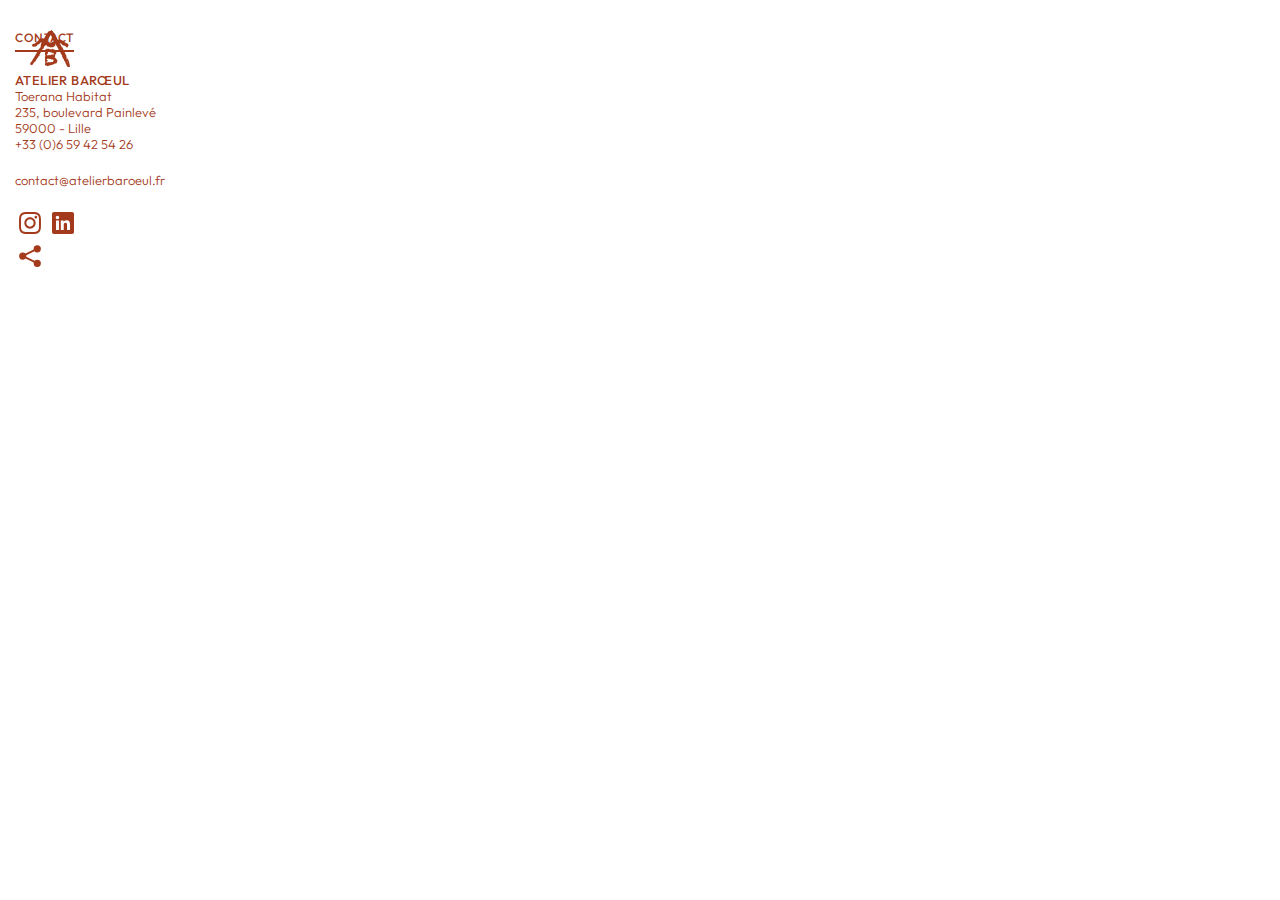
<file: contact.html>
<!DOCTYPE html>
<html>
  <head>
    <title>Contact | Atelier Barœul</title>
    <meta charset='UTF-8'/>
    <meta name="viewport" content="width=device-width, initial-scale=1">

    <link href='https://db.onlinewebfonts.com/c/4c4a87973ef80fc72049e01b9085fadc?family=ABC+Diatype' rel='stylesheet'>
    <link rel="preconnect" href="https://fonts.googleapis.com">
    <link rel="preconnect" href="https://fonts.gstatic.com" crossorigin>
    <link href="https://fonts.googleapis.com/css2?family=Quicksand:wght@300..700&display=swap" rel="stylesheet">
    <link rel="stylesheet" href="https://fonts.googleapis.com/css2?family=Material+Symbols+Outlined:opsz,wght,FILL,GRAD@24,400,0,0" />

    <link rel="stylesheet" href="https://www.w3schools.com/w3css/4/w3.css">
    <link href="svg.ico" rel="shortcut icon">
    <link rel="stylesheet" href="index.css">
  </head>
  
  <body>
    <div class="head-page">
      <div>
        <div>
          <a href="index.html" class="home-page">
            <svg class="logo" xmlns="http://www.w3.org/2000/svg" x="0px" y="0px" viewBox="0 0 144.5 135.3" xml:space="preserve">
              <path d="M91.6,52.1c-1.2,1.3-0.6,2.7-0.4,4.2c0.1,0.7,0,1.4,0,2.4c-1-0.6-1.6-1-2.3-1.5c-0.2,1-0.4,1.7-0.6,2.7
              c-2.4-0.7-3.7,0.7-4.5,2.3c-2.9,0.1-5.8-0.3-8.5,0.4c-2.1,0.5-3.3,0.1-4.7-1.2c-0.3-0.3-0.8-0.4-1.1-0.6c0.1-0.1,0.1-0.3,0.2-0.4
              c-1.9,0-3.9,0.1-5.8,0.1c-0.3,0-0.7-0.2-0.7-0.4c-0.1-2-2.2-2.4-2.9-4c-0.2-0.4-1.1-0.5-1.7-0.7c-0.6-0.1-1.2-0.1-1.8-0.1
              c0,0.1,0,0.5,0,0.9c-0.1,0-0.3,0.1-0.3,0.1c-0.4-0.8-0.8-0.6-1.4-0.3c-2.4,1-2.9,3.4-4.2,5.2c-1,1.2-0.9,2.7-1.2,4.1
              c-0.3,1.2-1.3,2.3-2.1,3.6c-0.3-0.5-0.5-0.9-0.8-1.4c-0.7,0.7-1.9,1.3-2.1,2.1c-0.5,2.9-1.8,5.2-3.9,7.2c-0.2,0.2-0.3,0.6-0.2,0.8
              c0.1,1.5-0.9,2.4-1.6,2.8c-0.4,0.9-0.4,1.7-0.8,1.9c-1.8,0.9-1.7,2.5-1.8,4c-0.5,0-0.9,0-1,0c-0.4,1.2-0.6,2.1-0.9,3
              c-0.4,1-1.1,1.8-0.1,3c0.4,0.5-0.1,1.8-0.3,3.1c-0.3-0.6-0.5-0.9-0.6-1.1c-0.8,0.2-1.6,0.5-2.6,0.7c-0.3,1-0.6,2.2-1.1,3.3
              c-0.2,0.4-0.8,0.7-1.2,1c-0.3,0.2-0.7,0.4-0.9,0.6c-0.7,0.9-1.5,1.8-2.1,2.8c-1,1.5-1.9,3-2.9,4.5c-1,1.6-1.9,3.2-2.9,4.8
              c-0.1,0.1-0.2,0.2-0.1,0.3c0.5,2.2-1.1,2.3-2.6,2.7c-0.4,0.1-0.9,0.6-1,1c-0.4,1.3-2.1,2.7-3.5,2.8c-0.4,2.3-1,4.5-3.2,5.9
              c-0.8,0.6-1.2,1.7-1.9,2.7c-0.6-0.2-1.4-0.6-2.5-1.1c0-0.1-0.2-0.5-0.3-0.8c-1.1-0.5-3.9,2.1-3-1.7c-0.6-0.3-1.1-0.6-1.7-0.9
              c2.4-1.4,0.9-3.7,1.4-4.9c2-1.8,4.1-2.9,5-4.7c0.6-1.3,1.7-2.4,2.2-3.8c0.6-1.5,1.8-2.8,2.7-4.3c0.5-0.8,0.7-1.7,1.2-2.9
              c2.1-0.3,2.2-2.5,2.9-4.3c0.2-0.5,0.3-1,0.7-1.3c1.5-1.5,1.5-1.5-0.4-2.7c0.8-0.2,1.6-0.2,2.2-0.5c0.6-0.3,1.1-0.8,2-1.5
              c-0.5-1-1.1-2-1.7-3.1c-0.3,0.2-0.6,0.5-0.9,0.7c0.3,0.1,0.7,0.1,1,0.2c1.8,0.9,2.9,0.1,2.9-1.9c0-0.3,0.1-0.8,0.3-0.9
              c2.1-1.4,2.5-3.7,3.1-5.9c0.1-0.4,0.2-0.8,0.4-1.1c1.4-1.5,2.4-3.1,2.5-5.2c1.8-0.7,1.2-3.2,3.1-4c0.9-0.3,1.3-1.7,2-2.5
              c0.4-0.5,0.7-1.2,1.7-1c0.4,0.1,1.3-1.5,1.5-2.4c0.2-1,0.4-1.6,1.5-2.1c1.2-0.5,2.3-1.7,2.1-3.4c-1.2-0.6-1.2-1.5,0.1-2.3
              c-1.6-1.3-0.9-2.6-0.3-3.9c0.4-0.7,0.4-1.6,0.7-2.4c0.4-1.2,0.8-2.4,1.4-3.6c1.1-1.9,1.1-1.9-0.6-3.4c-0.7,0.3-1.5,0.5-2,1
              c-1.1,1-2.1,2.1-3.1,3.1c-0.3,0.3-0.6,0.6-0.9,0.9c-0.5,0.5-0.9,1-1.4,1.6c-1-0.4-2.2,0.8-2.1,2.6c-1-0.3-1.9-0.7-2.9-0.8
              c-1.1-0.1-1.4,0.6-1.1,2c-0.6,0.8-1,1.4-1.4,2c-0.2,0.3-0.6,0.7-0.7,0.6c-2.1-0.9-1.7,0.9-2,1.9c0,0.1-0.1,0.3-0.1,0.5
              c-0.9-0.3-1.5-0.3-1.1,1.1c-2.2-0.9-4.2-0.3-6.3,0c-1.7,0.2-3.6-0.2-5.3-0.6c-2.7-0.7-3.2-1.8-2.6-4.6c0.1-0.3,0-0.7-0.1-1
              c-0.2-1-0.3-1.8,1.1-1.9c0.3,0,0.6-0.8,0.8-1.1c0.8-0.3,1.6-0.7,2.5-1c0.4-0.1,0.8-0.3,1.2-0.3c3.2,0.7,5.3-1.1,7.2-3.3
              c1.5-1.7,3.1-3.3,4.7-4.9c0.3-0.3,0.9-0.2,1.4-0.3c0.3,0,0.8,0.1,0.8,0c0.6-2.2,3.8-2.9,3.3-5.8c0.5,0.1,0.6,0.1,0.6,0.2
              c0.4,0.5,0.7,1,1.1,1.5c0.4-0.7,1-1.4,1-2.1c0.1-1.1,0.9-2.3,2-2.8c1.1-0.5,2-1.4,3.1-1.7c0.9-0.2,2.1,0.2,3.1,0.4
              c0.2,0,0.3,0.2,0.5,0.3c2.9-2.1,5.7-1.6,8.5,0.2c0.6-1.2,1.7-2.3,1.7-3.3c0-1.2,1.4-1,1.3-2.1c0-1.2,0.7-2.4,1.1-3.7
              c1.3,0.6,2-0.5,2.8-1.5c0.1-0.1,0.3-0.3,0.3-0.3c-0.8-2.2,1.9-3.2,1.8-5.1c1.2-0.3,1.6-1.1,1.5-2.3c1.5,0.2,1.9-0.3,2-2.2
              c0-0.8,1-2.5,1.4-3.2c0.3-0.6,0.2-1.4,0.3-2.1c1.4-0.1,2.9,0,4.3-0.4c0.5-0.1,0.7-1.2,1.2-2C71,3.2,72.2,4,73,2.6
              c0.2-0.3,1.5-0.1,2.5-0.1c0-0.7,0-1.4,0-2.1c0.8,0,1.4,0.1,2,0.1c0.1-0.2,0.1-0.3,0.2-0.5c0.7,0.8,1.4,1.6,2.2,2.3
              C80.6,3,81.4,3.5,82.1,4c0.5,0.8,0.9,1.5,1.3,2.2c0.4,0.6,1,1.2,1.2,1.9c0.5,1.8,2,2.7,3.2,4c0.1,0.1,0.3,0.3,0.4,0.5
              c0.5,2.4,2.4,3.9,3.7,5.8c0.2,0.2,0.3,0.5,0.3,0.8c-0.2,1.8,1.4,2.6,2.1,3.9c0.3,0.5,0.5,1,0.8,1.5c0.2,0.4,0.4,0.9,0.5,1.3
              c0.2,0.5,0.5,0.9,0.4,1.4c-0.1,1.3,0.4,1.5,1.7,1.1c0,0.8-0.1,1.6,0,2.3c0.3,1.3,0.9,2.4,2.2,3.1c0.2,0.1,0.5,0.4,0.5,0.7
              c0.2,0.9,0.7,0.9,1.3,0.6c0.4-0.2,1-0.4,1.4-0.3c2.2,0.5,4.4,0.8,6.7,0.8c3.8,0,3.8,0.3,6.8,3.7c0.3-0.2,0.7-0.5,0.9-0.6
              c0.3,0.3,0.6,0.6,0.9,0.9c1.2,1.6,2.9,2.2,4.5,3.2c1.3,0.8,2.6,2,4,2.7c0.2,0.1,0.5,0.3,0.7,0.2c1.3-0.5,1.9,0.5,2.5,1.2
              c1.4,1.4,3,2.1,5,1.7c0.2,0,0.4,0,0.4,0.3c0.8,0.7,1.5,1.3,2.3,1.9c0.8,0.7,1.6,4.2,1.2,5.2c-0.3,0.7-0.6,1.4-0.7,2.2
              c-0.3,2.4-1.9,3.8-3.8,5c-0.2,0.1-0.5,0.1-0.7,0.1c-1-0.2-1.9-0.5-2.8-0.7c-0.9-1.6-1.8-3.3-2.6-4.8c-3-1.6-6.1-2.3-9.4-1.4
              c-1.6-2.7-3.4-5.1-5.9-7.1c-0.9-0.7-1.8-1.4-3.1-0.9c-0.6,0.2-1.3-0.1-1.9-0.1c-0.3,2.3,0.2,3.3,1.9,3.9c0.1-0.5,0.2-1.1,0.2-1.5
              c0.4,0.9,1.2,1.8,1.4,2.8s-0.2,2.2,0,3c1,0.9,1.9,1.9,3,2.9c-0.6,0.9-0.5,1.6,0.5,2c0.3,0.1,0.6,0.4,0.7,0.7
              c0.2,1.1,0.7,1.4,1.8,1.1c0.2-0.1,1,0.7,1,1c-0.1,1.2,0.2,2.4,0.7,3.5c0.7,1.6,1.8,2.8,1.8,4.8c0,1.1,1.6,2.1,2.1,2.7
              c-0.2,1.2-0.4,2.2-0.6,3.3c1.7,0,2.2,1,2.6,2.2c0.4,1.3,1.4,2.3,2,3.6c0.6,1.5,1,3.1,1.4,4.6c0.7,0.5,1.6,0.8,2.1,1.5
              c0.4,0.7,0.1,1.8,0.4,2.7c0.8,2-0.3,4.3,1.1,6.1c0.6,0.7,1.3,1.3,2,2c-0.1,0.1-0.2,0.2-0.2,0.4c-0.5-0.1-0.9-0.1-1.3-0.1
              c-0.4,0.8-1,1.7-1.1,2.5c-0.1,0.9,0.3,1.7,1.5,1.5c0.1-1,0.3-2,0.4-3.2c0.8,0.3,1.6,0,2.4,0.9c0.6,0.7,0.7,1.2,0.4,1.9
              s-0.1,1.2,0.7,1.3c1.6,0.1,1.8,1.6,2.3,2.6c0.4,0.9,0.1,2.1,0.3,3.2c0.1,0.7,0.6,1.4,1,2c0.3,0.7,0.7,1.3,0.8,2
              c0.4,1.9,0,3.9,1.4,5.5c0.3,0.3,0.3,0.8,0.4,1.3c0.2,2.1,0.3,4.2,0.5,6.3c0,0.1,0,0.3,0.1,0.4c1.6,2,0.2,3.8-0.2,5.5
              c-0.7,0.1-1.2,0.2-1.8,0.1c-0.7,0-1.5-0.2-2.2-0.3c-0.4-0.1-0.9-0.3-1.3-0.5c-0.9-0.4-2-0.6-2.6-1.3c-1.1-1.2-2-2.7-2.9-4.1
              c-0.4-0.8-0.6-1.7-0.9-2.5c-0.3-0.7-0.9-1.4-1.2-2.1c-0.6-1.2-1.3-2.5-1.8-3.8c-0.8-1.9-1.3-3.9-2.2-5.6c-0.8-1.4-1.3-3.3-3.5-3.3
              c0.1-0.9,0.4-1.9,0.1-2.6c-0.7-1.9-1.6-3.8-2.6-5.6c-0.4-0.7-1.4-1-2.1-1.4c0.1-0.9,0.1-1.7,0.2-2.6c-0.5,0.2-0.9,0.3-0.8,0.3
              c-0.7-1.8-1.4-3.6-1.9-5.4c-0.3-0.8-0.4-1.8-0.2-2.5c0.4-1.4-0.1-2.3-1.6-2.4c-0.4,0-0.7,0-1.1,0c-0.3,0-0.7,0-1.2,0
              c0.7-0.7,1.3-1.4,2.1-2.2c-1.2-0.3-2.1-0.6-3.4-0.9c0.7-0.2,1.1-0.3,1.2-0.5c0.2-0.4,0.2-1.2,0.1-1.2c-1.6-0.5-1.5-2.2-2.4-3.2
              c-0.2-0.3-0.3-0.8-0.5-0.9c-1.5-0.4-1.5-1.8-2-2.8c-1.4-2.6-2.8-5.1-4.1-7.3c-0.4-1.1-0.7-2-1.1-2.8c-0.6-1.4-2-2.4-2-4.1
              c0-0.3-0.7-0.5-0.9-0.8c-0.5-0.9-0.8-2-1.2-2.9c-0.1-0.2-0.1-0.4-0.2-0.6c-2.4-2.8-2.6-3.2-3.1-5.5c-0.3,0.1-0.5,0.2-0.7,0.3
              c-0.2-0.6-0.4-1.3-0.6-1.9c-0.1-0.2-0.2-0.4-0.4-0.7C92.4,51.6,92,51.8,91.6,52.1c-0.2-0.9,0.8-2.5-1.2-2.4c0.1,0.6,0.2,1.2,0.4,1.7
              C90.9,51.7,91.3,51.9,91.6,52.1z M82.3,41.6c1,0.4,1.9,1.2,2.6-0.2c0.3-0.6-0.5-5.1-1-5.6c-1.3-1.2-2.5-2.4-3.8-3.7
              c-0.2-0.2-0.3-0.5-0.2-0.7c0.4-1.6-0.3-2.8-1.6-3.6c1.2-1.3,1.3-2,0.3-3c-0.9-0.9-1.7-1.8-2.5-2.7c-0.2-0.3-0.2-0.9-0.1-1.2
              c0.3-0.5,0.8-0.9,1.2-1.4c-0.1-0.1-0.2-0.3-0.3-0.4c-0.6,0-1.1,0-1.7,0.1c-0.4,0.1-0.8,0.3-1.3,0.5c-0.3,0.1-0.8,0.2-1,0.5
              c-0.4,0.7-0.4,1.6-0.8,2.2c-0.7,1.3-1.6,2.5-2.4,3.8c-0.1,0.2-0.4,0.4-0.5,0.7c-0.6,1.7-1.1,3.3-1.7,5c-0.1,0.3-0.4,0.5-0.4,0.5
              c-0.9-0.3-1.6-0.4-1.9-0.5c-0.4,1.4-0.4,2.7-1.1,3.4c-1.1,1.3-1.8,2.7-2,4.3c-0.2,1.6,0.3,2,1.8,2.1c0.7,0,1.6,0.3,1.9,0.8
              c1.2,1.6,3.6,0.6,4.7,2.3h0.1c1.1,0.1,2.1,0.2,3.2,0.3c0.9-1.9,2-1.4,3.4,0.5c0.6-0.4,1.2-0.8,1.8-1.2c0.4-0.2,0.7-0.8,1-0.7
              C81.7,43.8,82,42.8,82.3,41.6z M133.3,112.3c0,0.5-0.1,0.8-0.1,0.9c0.7,0.9,1.3,1.7,0.8,3c0,0.1,0.2,0.5,0.4,0.5
              c0.3,0,0.7-0.1,0.8-0.3c0.2-0.4,0.4-1.1,0.2-1.4C134.9,114.2,134.1,113.4,133.3,112.3z"/>
              <path d="M82.4,67.2c0.1,0.9,0.1,1.5,0.2,2.3c0.8-0.3,1.3-0.5,2-0.7c0,0.6,0,1.2,0,2.1c1-1,2.3,1.1,3-1.1c0.6,1,1,1.8,1.5,2.4
              c0.3,0.3,0.7,0.5,1.1,0.8c0.3,0.2,0.6,0.4,0.9,0.6c0.4,0.3,0.8,0.6,1.1,1c0.6,0.8,1.1,1.6,1.5,2.4c0.6,1.3,1.2,2.6,1.7,3.9
              c0.2,0.4,0.2,0.9,0.2,1.3c-0.1,0.7-0.3,1.3-0.5,2.2c0,0-0.4,0.1-0.7,0.2c-0.8,2-0.8,2-1.9,2.1c-1,1.7-1.7,3.6-0.9,5.6
              c-0.5,0.3-1,0.5-1.7,0.9c1.3,1.4-1.1,4.6,2.7,4.8c-0.5,0.5-0.9,1-1.5,1.7c-0.2-0.5-0.4-1.2-0.7-1.4c-0.4-0.3-1-0.1-1.6-0.2
              c-0.1,1.4-0.4,2.7,1.1,3.2c0.8,0.3,1.5,1.5,2.3-0.1c1.2,1.5,2.8,2.4,3.1,4.4c0.1,0.8,1.1,1.1,1.8,0.3c0.4,0.9,1.1,1.8,1.3,2.8
              c0.4,1.6,0.5,3.3,0.6,5c0,0.4-0.6,0.9-1,1.2c-0.7,0.6-1.2,1.1-0.8,2.1c0.2,0.5,0,1.6-0.4,1.7c-1.5,0.7-1.3,1.8-1,3.1
              c-0.1,0.1-0.3,0.1-0.4,0.2c-0.3-0.5-0.7-1-1.1-1.6c-0.9,1.2-2.5-0.6-3.8,1c-0.7,1-2.4,1.2-3.8,1.8c0,0.4,0.2,0.7,0.1,1
              s-0.3,0.7-0.5,0.7c-0.3,0.1-0.9-0.1-1-0.3c-0.5-1.1-1-0.7-1.9-0.4c-1.2,0.4-2.3,0.8-3.1,1.9c-0.1,0.1-0.5,0-0.7,0
              c-1.4,0-2.9,0-4.3,0.1c-0.3,0-0.5,0.2-0.7,0.4c-0.5,0.3-0.9,0.7-1.4,1c-0.6,0.3-1.3,0.6-2.3,1c-0.1-0.1-0.5-0.4-0.9-0.7
              c-0.1,0-0.2,0.1-0.4,0.1c0.4,1.3,0.7,2.7,1.1,4.1c-0.2-0.1-0.4-0.1-0.4-0.2c-0.5-0.8-0.8-2.1-1.4-2.3c-1.5-0.4-3.2-0.5-4.6,0.4
              c-0.3,0.2-0.7,0.3-1.2,0.6c-0.2-1.1-0.6-1.8-1.9-1.6c-0.5,0.1-1.1-0.7-1.8-1.1c-0.2,0.8-0.3,1.3-0.4,1.5c-0.9-0.3-1.5-0.5-2.2-0.8
              c-0.5-0.2-1.2-0.5-1.5-0.9c-0.6-0.9-1.2-2-1.4-3c-0.1-0.5,0.7-1.1,1.1-1.7c-0.4-0.8-0.7-1.6-1.1-2.5c0.5-0.2,0.9-0.3,1.2-0.5
              c0.7-0.6,1.2-1.3,0.4-2.1c-0.9-0.9-0.7-1.7-0.5-2.8c0.1-0.9,0.1-2.1-0.3-2.8c-0.9-1.4-0.8-2.6-0.7-4.1c0.2-2,0.2-3.9,0.3-5.9
              c0-0.6,0.2-1.3,0.3-1.9c-0.6-0.6-1.3-1.2-2.1-1.9c2.5-0.6,2.6-0.6,2.3-2.8c-0.1-0.7-0.4-1.5,0.7-1.8c0.2-0.1,0.2-1.1,0.1-1.6
              c-0.9-2.4-2-4.7-1.4-7.4c0.4-1.9,0.4-3.8,0.6-5.7c0-0.2,0-0.5-0.1-0.7c-0.8-1.2-0.3-2.5-0.4-3.8c0-0.3,0.5-0.7,0.7-0.9
              c0-1-0.2-2,0.2-2.6c0.5-0.7,1.5-1.3,2.4-1.3c1.8-0.1,2.5-1.1,2.9-2.5c0-0.1,0.1-0.3,0.2-0.4s0.1-0.1,0.2-0.2c1.1,2,1.1,2,5.4,0.2
              c1.2,2.1,2.3,2.3,4.2,0.6c0,0.7,0.1,1.4,0.1,1.8c1.4,0.1,2.6,0.3,3.8,0.3c1.4,0,2.9-0.1,4.3-0.2c0.1,0,0.3-0.2,0.4-0.1
              c1.8,1.1,1.9-0.2,2.2-1.4C81.4,67.3,82,67.3,82.4,67.2z M68,117.3c0.9-0.2,1.5-0.3,2.1-0.4c0.9-0.1,1.8-0.1,2.7-0.1
              c0.7,0,1.7,0.2,2.2-0.2c0.8-0.8,1.7-0.8,2.6-0.8c1.4-0.1,2.7-0.2,4-0.5s2-1.1,2-2.6c0-0.6,0.4-1.6,0.8-1.7c1.4-0.3,1.5-1.1,1.4-2.1
              c-0.6-0.4-1-0.9-1.5-1.1c-0.5-0.2-1.1,0-1.7,0c0-0.7,0.1-1.4,0.1-1.8c-1.8,0.5-3.3,0.9-5,1.3c-0.2-0.8-0.4-1.5-0.6-2.3
              c-0.7,0-1.7,0.3-2.3-0.1c-1.5-0.9-2.6-0.4-3.8,0.8c-0.1-0.6-0.2-1-0.2-1.2c-0.6-0.2-1-0.5-1.5-0.6s-1.1-0.3-1.6-0.2
              c-0.8,0-1.6,0.4-2.3,0.3c-2.2-0.4-4.1,0.2-5.7,1.5c-0.2,0.2-0.3,0.8-0.2,0.9c1,0.7,2,1.6,3.1,2c1.3,0.4,1.8,1.2,1.2,2.5
              c-0.5,1.1-1.1,2.2-1.7,3.3c-0.4-0.4-0.8-0.8-1.3-1.1c-0.1,0.7-0.1,1.3-0.2,2.2c-0.1,0.1-0.5,0.4-0.9,0.7c0.4,0.4,0.8,0.7,0.9,1.1
              c0.6,1.6,1.5,0.9,2.5,0.5c0.8-0.3,1.7-0.8,2.4-0.7c1.7,0.3,2.1-0.6,2.3-1.9c0-0.2,0.1-0.4,0.2-0.7c0.1,0,0.2,0,0.2,0
              C68.3,115.1,68.2,116,68,117.3z M64.9,85.9c-2.9-0.8-3.2-0.8-3.7,1c-0.2,0.6-0.4,1.6-0.1,1.9c0.6,0.5,1.5,0.6,2.3,0.9
              c-0.2,0.8-0.5,1.7-0.9,2.9c1.3-0.7,2.3-1.3,3.4-1.8c1.8,1.7,2.6-0.5,3.9-1.4c0.1,0.7,0.1,1.3,0.2,1.9c0.6-0.5,1.1-0.9,1.7-1.4
              c0.2,0.7,0.3,1.1,0.4,1.6c0.3-0.2,0.6-0.2,0.7-0.4c0.2-0.2,0.3-0.5,0.5-0.7c1,0.9,1.5,0.9,2.2,0c0.2-0.3,0.5-0.6,0.9-0.7
              c1.5-0.3,3-0.6,4.5-0.8c0.5-0.1,1.2,0,1.6,0.2c1,0.7,1.4,0.1,2-0.5c0.5-0.5,1.1-0.9,1.5-1.4c0.3-0.5,0.7-1.2,0.6-1.7
              c-0.1-0.7-0.7-1.3-1-1.7c-1.2,0.3-2.4,0.6-4,0.9c0.4-1,0.5-1.5,0.7-2c-2-1.2-3.1-1.1-4.4,0.5c0-0.6-0.1-1.2-0.1-1.9
              c-0.4-0.3-0.9-0.9-1.3-0.9c-2.2,0-4.2-0.2-6.3-0.9c-1.6-0.6-3.6-0.1-5.4-0.1c-0.1,0.2-0.2,0.5-0.3,0.7c0.5,0.5,0.9,1,1.5,1.6
              c-0.3,0.2-0.6,0.4-1,0.6C64.9,83.6,64.9,84.7,64.9,85.9z"/>
            </svg>
          </a>
        </div>
        <div class="menu-icon" id="menuIcon">☰</div>
      </div>
      <ul class="menu" id="menu">
        <li class="tab-left"><a href="#" id="mentions">Mentions légales</a> | Atelier Barœul 2025</li>
        <li class="tab-right"><a >Accueil</a></li>
        <li class="tab-right"><a href="savoirfaire.html">Savoir-faire</a></li>
        <li class="tab-right"><a href="apropos.html">Atelier</a></li>
        <li class="tab-right selected"><a>Contact</a></li>
      </ul>
    </div>
    <div class="page-contact move">
        <div>
            <h2>CONTACT</h2>
            <p><b>ATELIER BARŒUL</b><br>Toerana Habitat<br>235, boulevard Painlevé<br>59000 - Lille<br>+33 (0)6 59 42 54 26</p><p>contact@atelierbaroeul.fr</p>
            <a href='https://www.instagram.com/atelier_baroeul/' target='blank'>
                <svg width="30" height="30" xmlns="http://www.w3.org/2000/svg">
                    <path d="m15,6.00809c2.92865,0 3.27599,0.01097 4.43258,0.06337c1.06884,0.04875 1.65018,0.22791 2.03653,0.37781c0.51187,0.19866 0.8775,0.43631 1.2614,0.82022c0.38391,0.38391 0.62156,0.74953 0.82022,1.2614c0.14991,0.38634 0.32906,0.96769 0.37781,2.03653c0.05241,1.15659 0.06337,1.50393 0.06337,4.43258s-0.01097,3.27599 -0.06337,4.43258c-0.04875,1.06884 -0.22791,1.65018 -0.37781,2.03653c-0.19866,0.51187 -0.43631,0.8775 -0.82022,1.2614c-0.38391,0.38391 -0.74953,0.62156 -1.2614,0.82022c-0.38634,0.14991 -0.96769,0.32906 -2.03653,0.37781c-1.15659,0.05241 -1.50272,0.06337 -4.43258,0.06337s-3.27599,-0.01097 -4.43258,-0.06337c-1.06884,-0.04875 -1.65018,-0.22791 -2.03653,-0.37781c-0.51187,-0.19866 -0.8775,-0.43631 -1.2614,-0.82022c-0.38391,-0.38391 -0.62156,-0.74953 -0.82022,-1.2614c-0.14991,-0.38634 -0.32906,-0.96769 -0.37781,-2.03653c-0.05241,-1.15659 -0.06337,-1.50393 -0.06337,-4.43258s0.01097,-3.27599 0.06337,-4.43258c0.04875,-1.06884 0.22791,-1.65018 0.37781,-2.03653c0.19866,-0.51187 0.43631,-0.8775 0.82022,-1.2614c0.38391,-0.38391 0.74953,-0.62156 1.2614,-0.82022c0.38634,-0.14991 0.96769,-0.32906 2.03653,-0.37781c1.15659,-0.05241 1.50393,-0.06337 4.43258,-0.06337m0,-1.97681c-2.97862,0 -3.35277,0.01219 -4.52277,0.06581c-1.16756,0.05362 -1.96462,0.23887 -2.66174,0.50944c-0.7215,0.28031 -1.33331,0.65569 -1.94268,1.26628c-0.60937,0.60937 -0.98475,1.22118 -1.26506,1.94268c-0.27178,0.69712 -0.45703,1.49418 -0.51066,2.66174c-0.05362,1.17 -0.06581,1.54415 -0.06581,4.52277c0,2.97862 0.01219,3.35277 0.06581,4.52277c0.05362,1.16756 0.23887,1.96462 0.50944,2.66296c0.28031,0.7215 0.65569,1.33331 1.26506,1.94268c0.60937,0.60937 1.22118,0.98475 1.94268,1.26506c0.69712,0.27056 1.4954,0.45703 2.66296,0.50944c1.17,0.05362 1.54415,0.06581 4.52277,0.06581s3.35277,-0.01219 4.52277,-0.06581c1.16756,-0.05362 1.96462,-0.23887 2.66296,-0.50944c0.7215,-0.28031 1.33331,-0.65569 1.94268,-1.26506c0.60937,-0.60937 0.98475,-1.22118 1.26506,-1.94268c0.27056,-0.69712 0.45703,-1.4954 0.50944,-2.66296c0.05362,-1.17 0.06581,-1.54415 0.06581,-4.52277s-0.01219,-3.35277 -0.06581,-4.52277c-0.05362,-1.16756 -0.23887,-1.96462 -0.50944,-2.66296c-0.28031,-0.7215 -0.65569,-1.33331 -1.26506,-1.94268c-0.60937,-0.60937 -1.22118,-0.98475 -1.94268,-1.26506c-0.69712,-0.27056 -1.4954,-0.45703 -2.66296,-0.50944c-1.17,-0.05362 -1.54415,-0.06581 -4.52277,-0.06581l0,0zm0,5.33567c-3.11024,0 -5.63305,2.52159 -5.63305,5.63305s2.52281,5.63305 5.63305,5.63305s5.63305,-2.52159 5.63305,-5.63305s-2.52281,-5.63305 -5.63305,-5.63305zm0,9.28929c-2.01946,0 -3.65624,-1.63678 -3.65624,-3.65624s1.63678,-3.65624 3.65624,-3.65624s3.65624,1.63678 3.65624,3.65624s-1.63678,3.65624 -3.65624,3.65624zm5.85486,-10.82735c-0.72637,0 -1.31625,0.58987 -1.31625,1.31625s0.58987,1.31625 1.31625,1.31625c0.72637,0 1.31625,-0.58987 1.31625,-1.31625s-0.58865,-1.31625 -1.31625,-1.31625z" stroke="null"/>
                </svg>
            </a>
            <a href="https://www.linkedin.com/in/romain-leignel-10b31a246/" target="blank">
                <svg width="30" height="30" xmlns="http://www.w3.org/2000/svg">
                    <path d="m24,4l-18,0c-1.105,0 -2,0.895 -2,2l0,18c0,1.105 0.895,2 2,2l18,0c1.105,0 2,-0.895 2,-2l0,-18c0,-1.105 -0.895,-2 -2,-2zm-13.046,18l-2.95,0l0,-9.492l2.95,0l0,9.492zm-1.505,-10.849c-0.951,0 -1.72,-0.771 -1.72,-1.72c0,-0.949 0.77,-1.719 1.72,-1.719c0.948,0 1.719,0.771 1.719,1.719c0,0.949 -0.771,1.72 -1.719,1.72zm12.555,10.849l-2.948,0l0,-4.616c0,-1.101 -0.02,-2.517 -1.533,-2.517c-1.535,0 -1.771,1.199 -1.771,2.437l0,4.696l-2.948,0l0,-9.492l2.83,0l0,1.297l0.04,0c0.394,-0.746 1.356,-1.533 2.791,-1.533c2.987,0 3.539,1.966 3.539,4.522l0,5.206z"/>
                </svg>
            </a>
            <br>
            <a href="#">
                <svg width="30" height="30" xmlns="http://www.w3.org/2000/svg">
                    <path d="m22.25001,4.125a3.625,3.625 0 0 0 -3.625,3.625a3.625,3.625 0 0 0 0.08496,0.75757l-8.2306,4.1153a3.625,3.625 0 0 0 -2.72937,-1.24786a3.625,3.625 0 0 0 -3.625,3.625a3.625,3.625 0 0 0 3.625,3.625a3.625,3.625 0 0 0 2.73114,-1.24609l8.22529,4.11353a3.625,3.625 0 0 0 -0.08142,0.75757a3.625,3.625 0 0 0 3.625,3.625a3.625,3.625 0 0 0 3.625,-3.625a3.625,3.625 0 0 0 -3.625,-3.625a3.625,3.625 0 0 0 -2.73114,1.24609l-8.22529,-4.11353a3.625,3.625 0 0 0 0.08142,-0.75757a3.625,3.625 0 0 0 -0.08496,-0.7558l8.2306,-4.1153a3.625,3.625 0 0 0 2.72937,1.24609a3.625,3.625 0 0 0 3.625,-3.625a3.625,3.625 0 0 0 -3.625,-3.625l0,0.00001z"/>
                </svg>
            </a>
        </div>
    </div>
  </body>

  <script>

    var menuIcon = document.getElementById('menuIcon');
    var menu = document.getElementById('menu');

    menuIcon.addEventListener('click', () => {
      if (menu.style.display === 'none' || menu.style.display === '') {
        menu.style.display = 'grid';
        menuIcon.textContent = '✕';
        menuIcon.style.fontWeight = '600';
        // On attend que le display soit pris en compte avant de changer la hauteur
        setTimeout(() => {
          menu.style.height = '99px';
        }, 10);
      } else {
        menu.style.height = '0px';
        menuIcon.textContent = '☰';
        menuIcon.style.fontWeight = '300';
        // On attend que la hauteur atteigne 0 avant de cacher le menu
        setTimeout(() => {
          menu.style.display = 'none';
        }, 200);
      }
    });

    // Fonction pour vérifier et basculer le menu selon le scroll sur le body
    function toggleMenuOnScroll() {
      const menu = document.getElementById('menu');
      const body = document.body;  // Récupère l'élément body
      
      // Vérifier si le menu existe
      if (!menu) return;

      // Suivi du scroll sur le body
      window.addEventListener('scroll', function() {
        // Vérifier la position du scroll sur le body
        if (window.scrollY > 10) {
          // Vérifier si le menu est en display: flex
          if (menu.style.display === 'grid' || window.getComputedStyle(menu).display === 'grid') {
            menu.style.height = '0px';
            menuIcon.textContent = '☰';
            menuIcon.style.fontWeight = '300';
            // On attend que la hauteur atteigne 0 avant de cacher le menu
            setTimeout(() => {
              menu.style.display = 'none'; // Cacher le menu si il est en display: flex
            }, 200);
          }
        }
      });
    }

    // Appel de la fonction pour activer la logique
    toggleMenuOnScroll();

  </script>
</html>
</file>
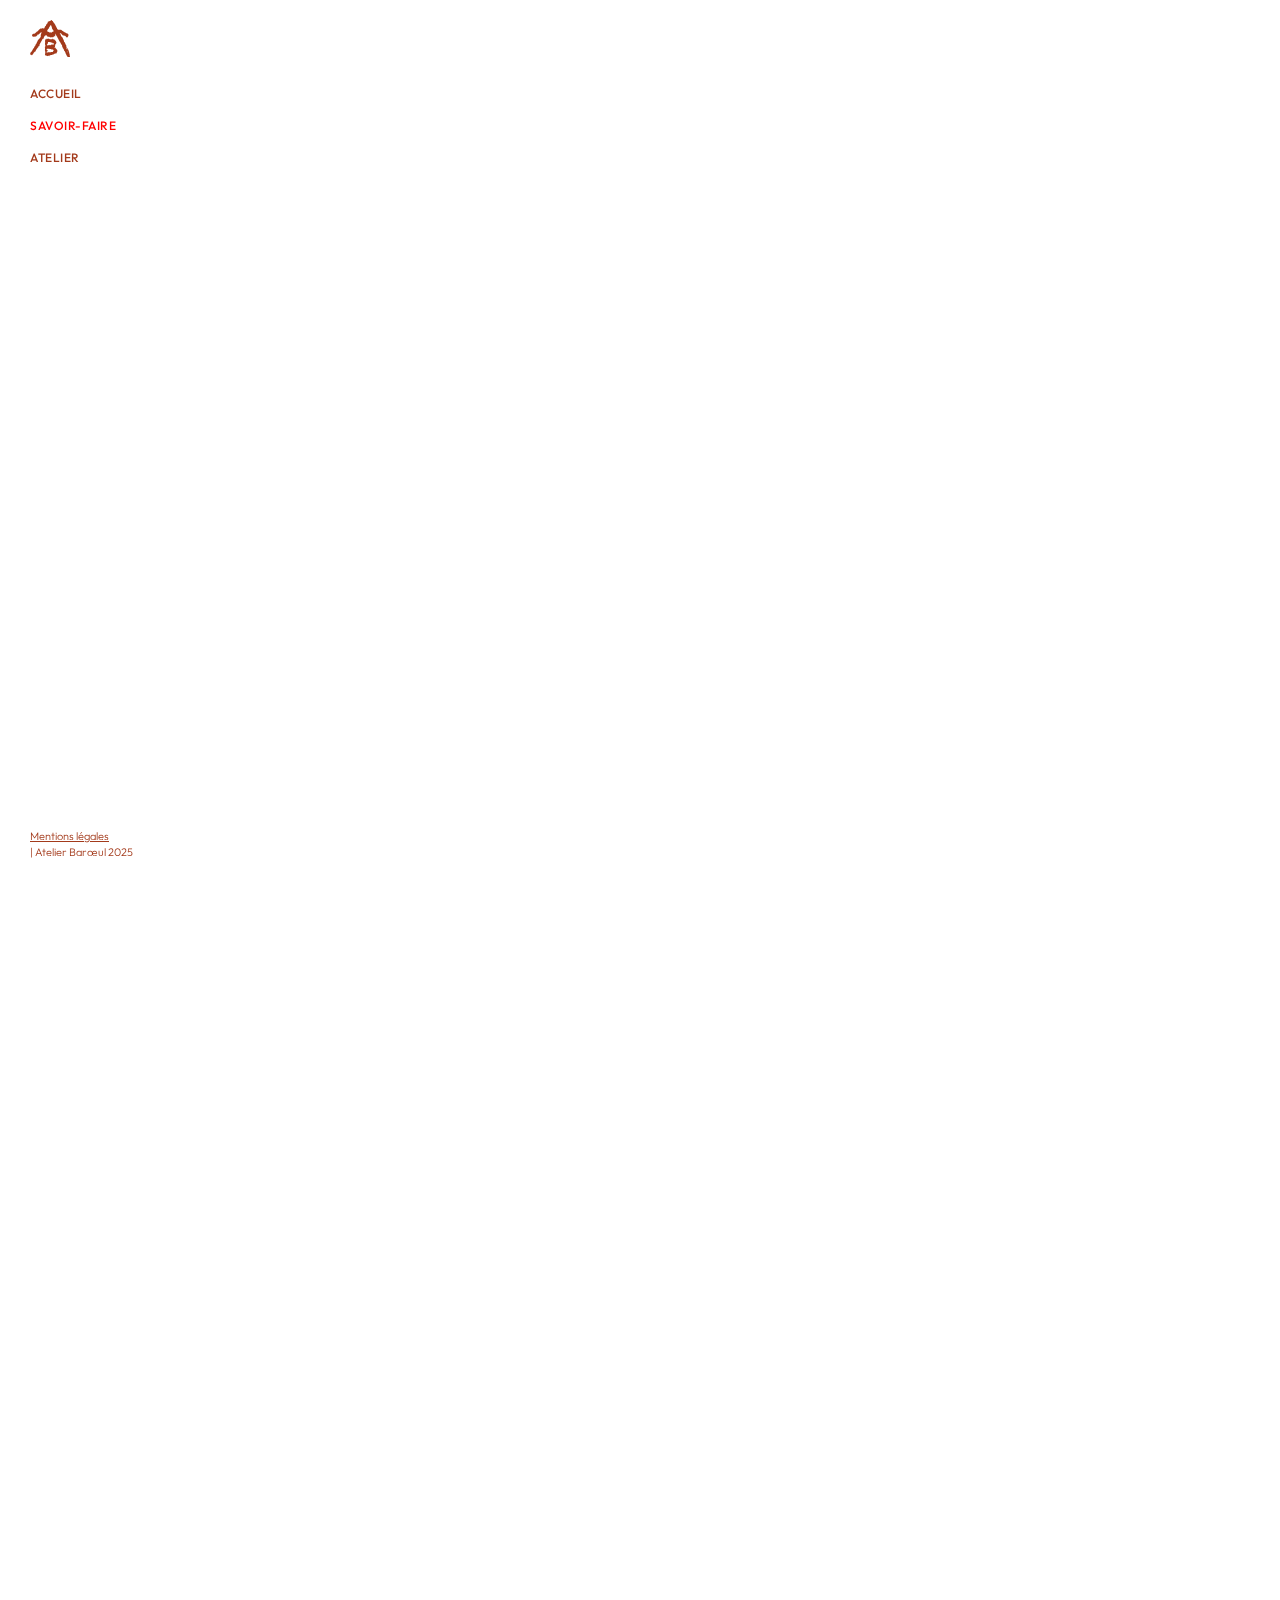
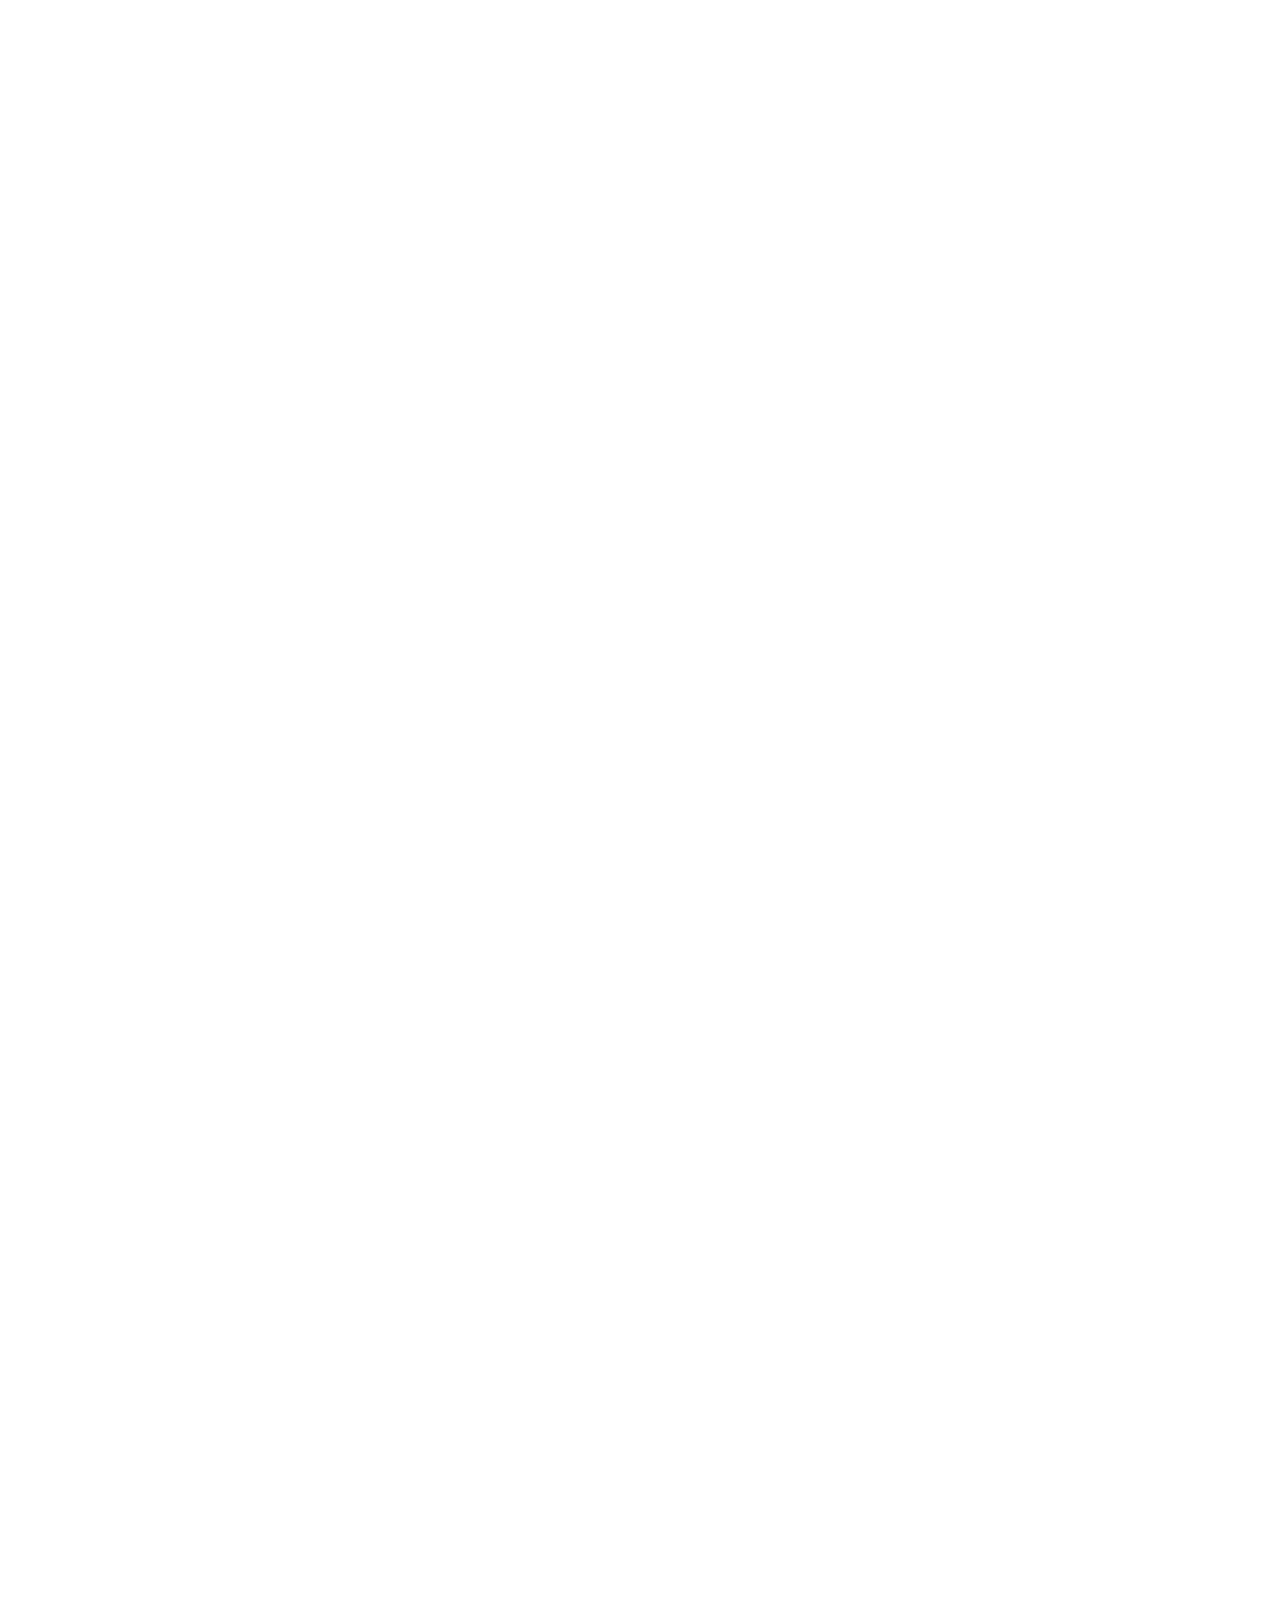
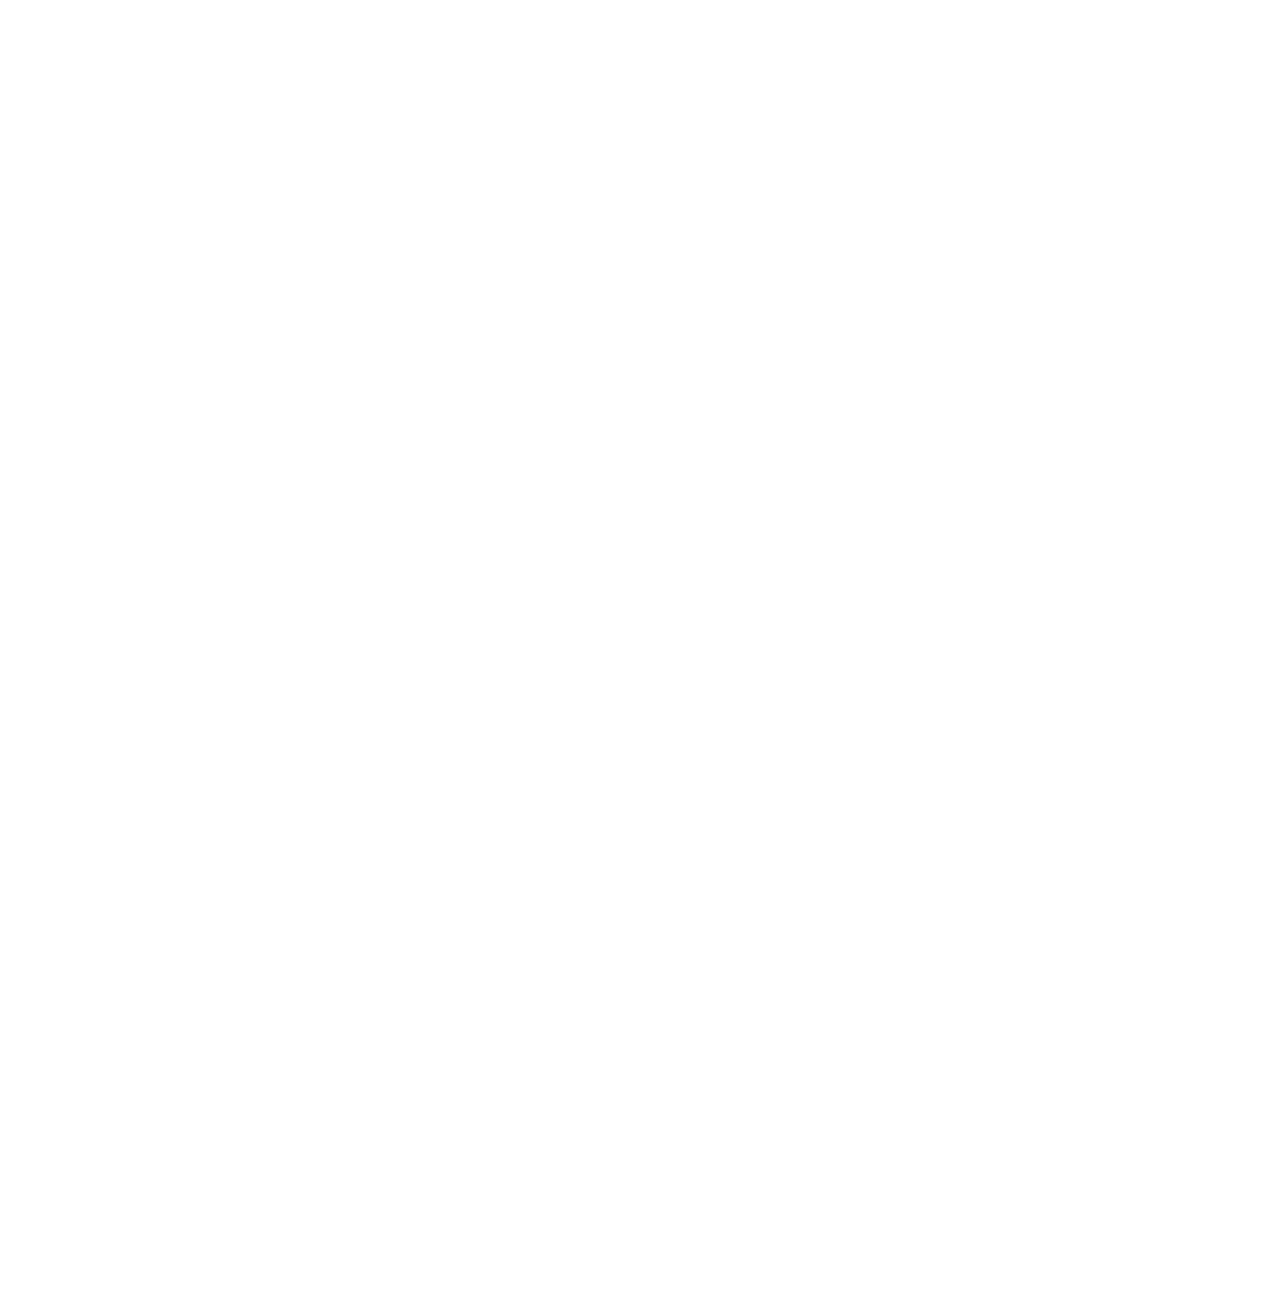
<file: Untitled-4.html>
<!DOCTYPE html>
<html lang="fr">
<head>
    <title>Atelier Barœul - Savoir-faire</title>
    <meta charset="UTF-8">
    <meta name="viewport" content="width=device-width, initial-scale=1.0">

    <link href='https://db.onlinewebfonts.com/c/4c4a87973ef80fc72049e01b9085fadc?family=ABC+Diatype' rel='stylesheet'>
    <link rel="preconnect" href="https://fonts.googleapis.com">
    <link rel="preconnect" href="https://fonts.gstatic.com" crossorigin>
    <link href="https://fonts.googleapis.com/css2?family=Quicksand:wght@300..700&display=swap" rel="stylesheet">
    <link rel="stylesheet" href="https://fonts.googleapis.com/css2?family=Material+Symbols+Outlined:opsz,wght,FILL,GRAD@24,400,0,0" />

    <link rel="stylesheet" href="https://www.w3schools.com/w3css/4/w3.css">
    <link href="svg.ico" rel="shortcut icon">
    <link rel="stylesheet" href="index.css">
    <style>
        h1 {font-family: inherit;}
        /* Le conteneur de l'image de fond */
        .section {position: relative; width: calc(100vw - 170px); height: 100vh; left: 170px; /* Chaque section occupe un écran entier */ background-size: cover; background-position: center; background-attachment: fixed; /* L'image reste fixe pendant le défilement */}
        .section:nth-of-type(1) {background-image: url('https://live.staticflickr.com/65535/53344195381_f371e5117b_h.jpg');}
        .section:nth-of-type(2) {background-image: url('https://live.staticflickr.com/65535/53694049083_b33c8f8913_c.jpg');}
        .section:nth-of-type(3) {background-image: url('https://live.staticflickr.com/65535/52131444289_f72354c8a1_c.jpg');}
        .section:nth-of-type(4) {background-image: url('https://live.staticflickr.com/65535/53693227191_ee8a5cef14_c.jpg');}
        .section:nth-of-type(5) {background-image: url('https://live.staticflickr.com/65535/53693443553_fde0de4cb1_c.jpg');}
        /* Contenu de la page (par-dessus les images fixes) */
        .content {position: relative; z-index: 1; padding: 40px; color: #fff; text-align: center; font-size: 1.5rem;}
        .text {margin: 20px 0;}
        .text p {font-size: 1.2rem; line-height: 1.6;}
        .w-rights {position: fixed; bottom: 0;}

        /* Mobile ----------------------------------------------- */
        
        @media screen and (max-width: 768px) {
            .section {width: 100vw; left: 0;}
        }
    </style>
</head>

<body>
    <head>
        <div class="head-page" id="top">
            <div>
              <div>
                <a href="index.html" class="home-page">
                  <svg class="logo" xmlns="http://www.w3.org/2000/svg" x="0px" y="0px" viewBox="0 0 144.5 135.3" xml:space="preserve">
                    <path d="M91.6,52.1c-1.2,1.3-0.6,2.7-0.4,4.2c0.1,0.7,0,1.4,0,2.4c-1-0.6-1.6-1-2.3-1.5c-0.2,1-0.4,1.7-0.6,2.7
                    c-2.4-0.7-3.7,0.7-4.5,2.3c-2.9,0.1-5.8-0.3-8.5,0.4c-2.1,0.5-3.3,0.1-4.7-1.2c-0.3-0.3-0.8-0.4-1.1-0.6c0.1-0.1,0.1-0.3,0.2-0.4
                    c-1.9,0-3.9,0.1-5.8,0.1c-0.3,0-0.7-0.2-0.7-0.4c-0.1-2-2.2-2.4-2.9-4c-0.2-0.4-1.1-0.5-1.7-0.7c-0.6-0.1-1.2-0.1-1.8-0.1
                    c0,0.1,0,0.5,0,0.9c-0.1,0-0.3,0.1-0.3,0.1c-0.4-0.8-0.8-0.6-1.4-0.3c-2.4,1-2.9,3.4-4.2,5.2c-1,1.2-0.9,2.7-1.2,4.1
                    c-0.3,1.2-1.3,2.3-2.1,3.6c-0.3-0.5-0.5-0.9-0.8-1.4c-0.7,0.7-1.9,1.3-2.1,2.1c-0.5,2.9-1.8,5.2-3.9,7.2c-0.2,0.2-0.3,0.6-0.2,0.8
                    c0.1,1.5-0.9,2.4-1.6,2.8c-0.4,0.9-0.4,1.7-0.8,1.9c-1.8,0.9-1.7,2.5-1.8,4c-0.5,0-0.9,0-1,0c-0.4,1.2-0.6,2.1-0.9,3
                    c-0.4,1-1.1,1.8-0.1,3c0.4,0.5-0.1,1.8-0.3,3.1c-0.3-0.6-0.5-0.9-0.6-1.1c-0.8,0.2-1.6,0.5-2.6,0.7c-0.3,1-0.6,2.2-1.1,3.3
                    c-0.2,0.4-0.8,0.7-1.2,1c-0.3,0.2-0.7,0.4-0.9,0.6c-0.7,0.9-1.5,1.8-2.1,2.8c-1,1.5-1.9,3-2.9,4.5c-1,1.6-1.9,3.2-2.9,4.8
                    c-0.1,0.1-0.2,0.2-0.1,0.3c0.5,2.2-1.1,2.3-2.6,2.7c-0.4,0.1-0.9,0.6-1,1c-0.4,1.3-2.1,2.7-3.5,2.8c-0.4,2.3-1,4.5-3.2,5.9
                    c-0.8,0.6-1.2,1.7-1.9,2.7c-0.6-0.2-1.4-0.6-2.5-1.1c0-0.1-0.2-0.5-0.3-0.8c-1.1-0.5-3.9,2.1-3-1.7c-0.6-0.3-1.1-0.6-1.7-0.9
                    c2.4-1.4,0.9-3.7,1.4-4.9c2-1.8,4.1-2.9,5-4.7c0.6-1.3,1.7-2.4,2.2-3.8c0.6-1.5,1.8-2.8,2.7-4.3c0.5-0.8,0.7-1.7,1.2-2.9
                    c2.1-0.3,2.2-2.5,2.9-4.3c0.2-0.5,0.3-1,0.7-1.3c1.5-1.5,1.5-1.5-0.4-2.7c0.8-0.2,1.6-0.2,2.2-0.5c0.6-0.3,1.1-0.8,2-1.5
                    c-0.5-1-1.1-2-1.7-3.1c-0.3,0.2-0.6,0.5-0.9,0.7c0.3,0.1,0.7,0.1,1,0.2c1.8,0.9,2.9,0.1,2.9-1.9c0-0.3,0.1-0.8,0.3-0.9
                    c2.1-1.4,2.5-3.7,3.1-5.9c0.1-0.4,0.2-0.8,0.4-1.1c1.4-1.5,2.4-3.1,2.5-5.2c1.8-0.7,1.2-3.2,3.1-4c0.9-0.3,1.3-1.7,2-2.5
                    c0.4-0.5,0.7-1.2,1.7-1c0.4,0.1,1.3-1.5,1.5-2.4c0.2-1,0.4-1.6,1.5-2.1c1.2-0.5,2.3-1.7,2.1-3.4c-1.2-0.6-1.2-1.5,0.1-2.3
                    c-1.6-1.3-0.9-2.6-0.3-3.9c0.4-0.7,0.4-1.6,0.7-2.4c0.4-1.2,0.8-2.4,1.4-3.6c1.1-1.9,1.1-1.9-0.6-3.4c-0.7,0.3-1.5,0.5-2,1
                    c-1.1,1-2.1,2.1-3.1,3.1c-0.3,0.3-0.6,0.6-0.9,0.9c-0.5,0.5-0.9,1-1.4,1.6c-1-0.4-2.2,0.8-2.1,2.6c-1-0.3-1.9-0.7-2.9-0.8
                    c-1.1-0.1-1.4,0.6-1.1,2c-0.6,0.8-1,1.4-1.4,2c-0.2,0.3-0.6,0.7-0.7,0.6c-2.1-0.9-1.7,0.9-2,1.9c0,0.1-0.1,0.3-0.1,0.5
                    c-0.9-0.3-1.5-0.3-1.1,1.1c-2.2-0.9-4.2-0.3-6.3,0c-1.7,0.2-3.6-0.2-5.3-0.6c-2.7-0.7-3.2-1.8-2.6-4.6c0.1-0.3,0-0.7-0.1-1
                    c-0.2-1-0.3-1.8,1.1-1.9c0.3,0,0.6-0.8,0.8-1.1c0.8-0.3,1.6-0.7,2.5-1c0.4-0.1,0.8-0.3,1.2-0.3c3.2,0.7,5.3-1.1,7.2-3.3
                    c1.5-1.7,3.1-3.3,4.7-4.9c0.3-0.3,0.9-0.2,1.4-0.3c0.3,0,0.8,0.1,0.8,0c0.6-2.2,3.8-2.9,3.3-5.8c0.5,0.1,0.6,0.1,0.6,0.2
                    c0.4,0.5,0.7,1,1.1,1.5c0.4-0.7,1-1.4,1-2.1c0.1-1.1,0.9-2.3,2-2.8c1.1-0.5,2-1.4,3.1-1.7c0.9-0.2,2.1,0.2,3.1,0.4
                    c0.2,0,0.3,0.2,0.5,0.3c2.9-2.1,5.7-1.6,8.5,0.2c0.6-1.2,1.7-2.3,1.7-3.3c0-1.2,1.4-1,1.3-2.1c0-1.2,0.7-2.4,1.1-3.7
                    c1.3,0.6,2-0.5,2.8-1.5c0.1-0.1,0.3-0.3,0.3-0.3c-0.8-2.2,1.9-3.2,1.8-5.1c1.2-0.3,1.6-1.1,1.5-2.3c1.5,0.2,1.9-0.3,2-2.2
                    c0-0.8,1-2.5,1.4-3.2c0.3-0.6,0.2-1.4,0.3-2.1c1.4-0.1,2.9,0,4.3-0.4c0.5-0.1,0.7-1.2,1.2-2C71,3.2,72.2,4,73,2.6
                    c0.2-0.3,1.5-0.1,2.5-0.1c0-0.7,0-1.4,0-2.1c0.8,0,1.4,0.1,2,0.1c0.1-0.2,0.1-0.3,0.2-0.5c0.7,0.8,1.4,1.6,2.2,2.3
                    C80.6,3,81.4,3.5,82.1,4c0.5,0.8,0.9,1.5,1.3,2.2c0.4,0.6,1,1.2,1.2,1.9c0.5,1.8,2,2.7,3.2,4c0.1,0.1,0.3,0.3,0.4,0.5
                    c0.5,2.4,2.4,3.9,3.7,5.8c0.2,0.2,0.3,0.5,0.3,0.8c-0.2,1.8,1.4,2.6,2.1,3.9c0.3,0.5,0.5,1,0.8,1.5c0.2,0.4,0.4,0.9,0.5,1.3
                    c0.2,0.5,0.5,0.9,0.4,1.4c-0.1,1.3,0.4,1.5,1.7,1.1c0,0.8-0.1,1.6,0,2.3c0.3,1.3,0.9,2.4,2.2,3.1c0.2,0.1,0.5,0.4,0.5,0.7
                    c0.2,0.9,0.7,0.9,1.3,0.6c0.4-0.2,1-0.4,1.4-0.3c2.2,0.5,4.4,0.8,6.7,0.8c3.8,0,3.8,0.3,6.8,3.7c0.3-0.2,0.7-0.5,0.9-0.6
                    c0.3,0.3,0.6,0.6,0.9,0.9c1.2,1.6,2.9,2.2,4.5,3.2c1.3,0.8,2.6,2,4,2.7c0.2,0.1,0.5,0.3,0.7,0.2c1.3-0.5,1.9,0.5,2.5,1.2
                    c1.4,1.4,3,2.1,5,1.7c0.2,0,0.4,0,0.4,0.3c0.8,0.7,1.5,1.3,2.3,1.9c0.8,0.7,1.6,4.2,1.2,5.2c-0.3,0.7-0.6,1.4-0.7,2.2
                    c-0.3,2.4-1.9,3.8-3.8,5c-0.2,0.1-0.5,0.1-0.7,0.1c-1-0.2-1.9-0.5-2.8-0.7c-0.9-1.6-1.8-3.3-2.6-4.8c-3-1.6-6.1-2.3-9.4-1.4
                    c-1.6-2.7-3.4-5.1-5.9-7.1c-0.9-0.7-1.8-1.4-3.1-0.9c-0.6,0.2-1.3-0.1-1.9-0.1c-0.3,2.3,0.2,3.3,1.9,3.9c0.1-0.5,0.2-1.1,0.2-1.5
                    c0.4,0.9,1.2,1.8,1.4,2.8s-0.2,2.2,0,3c1,0.9,1.9,1.9,3,2.9c-0.6,0.9-0.5,1.6,0.5,2c0.3,0.1,0.6,0.4,0.7,0.7
                    c0.2,1.1,0.7,1.4,1.8,1.1c0.2-0.1,1,0.7,1,1c-0.1,1.2,0.2,2.4,0.7,3.5c0.7,1.6,1.8,2.8,1.8,4.8c0,1.1,1.6,2.1,2.1,2.7
                    c-0.2,1.2-0.4,2.2-0.6,3.3c1.7,0,2.2,1,2.6,2.2c0.4,1.3,1.4,2.3,2,3.6c0.6,1.5,1,3.1,1.4,4.6c0.7,0.5,1.6,0.8,2.1,1.5
                    c0.4,0.7,0.1,1.8,0.4,2.7c0.8,2-0.3,4.3,1.1,6.1c0.6,0.7,1.3,1.3,2,2c-0.1,0.1-0.2,0.2-0.2,0.4c-0.5-0.1-0.9-0.1-1.3-0.1
                    c-0.4,0.8-1,1.7-1.1,2.5c-0.1,0.9,0.3,1.7,1.5,1.5c0.1-1,0.3-2,0.4-3.2c0.8,0.3,1.6,0,2.4,0.9c0.6,0.7,0.7,1.2,0.4,1.9
                    s-0.1,1.2,0.7,1.3c1.6,0.1,1.8,1.6,2.3,2.6c0.4,0.9,0.1,2.1,0.3,3.2c0.1,0.7,0.6,1.4,1,2c0.3,0.7,0.7,1.3,0.8,2
                    c0.4,1.9,0,3.9,1.4,5.5c0.3,0.3,0.3,0.8,0.4,1.3c0.2,2.1,0.3,4.2,0.5,6.3c0,0.1,0,0.3,0.1,0.4c1.6,2,0.2,3.8-0.2,5.5
                    c-0.7,0.1-1.2,0.2-1.8,0.1c-0.7,0-1.5-0.2-2.2-0.3c-0.4-0.1-0.9-0.3-1.3-0.5c-0.9-0.4-2-0.6-2.6-1.3c-1.1-1.2-2-2.7-2.9-4.1
                    c-0.4-0.8-0.6-1.7-0.9-2.5c-0.3-0.7-0.9-1.4-1.2-2.1c-0.6-1.2-1.3-2.5-1.8-3.8c-0.8-1.9-1.3-3.9-2.2-5.6c-0.8-1.4-1.3-3.3-3.5-3.3
                    c0.1-0.9,0.4-1.9,0.1-2.6c-0.7-1.9-1.6-3.8-2.6-5.6c-0.4-0.7-1.4-1-2.1-1.4c0.1-0.9,0.1-1.7,0.2-2.6c-0.5,0.2-0.9,0.3-0.8,0.3
                    c-0.7-1.8-1.4-3.6-1.9-5.4c-0.3-0.8-0.4-1.8-0.2-2.5c0.4-1.4-0.1-2.3-1.6-2.4c-0.4,0-0.7,0-1.1,0c-0.3,0-0.7,0-1.2,0
                    c0.7-0.7,1.3-1.4,2.1-2.2c-1.2-0.3-2.1-0.6-3.4-0.9c0.7-0.2,1.1-0.3,1.2-0.5c0.2-0.4,0.2-1.2,0.1-1.2c-1.6-0.5-1.5-2.2-2.4-3.2
                    c-0.2-0.3-0.3-0.8-0.5-0.9c-1.5-0.4-1.5-1.8-2-2.8c-1.4-2.6-2.8-5.1-4.1-7.3c-0.4-1.1-0.7-2-1.1-2.8c-0.6-1.4-2-2.4-2-4.1
                    c0-0.3-0.7-0.5-0.9-0.8c-0.5-0.9-0.8-2-1.2-2.9c-0.1-0.2-0.1-0.4-0.2-0.6c-2.4-2.8-2.6-3.2-3.1-5.5c-0.3,0.1-0.5,0.2-0.7,0.3
                    c-0.2-0.6-0.4-1.3-0.6-1.9c-0.1-0.2-0.2-0.4-0.4-0.7C92.4,51.6,92,51.8,91.6,52.1c-0.2-0.9,0.8-2.5-1.2-2.4c0.1,0.6,0.2,1.2,0.4,1.7
                    C90.9,51.7,91.3,51.9,91.6,52.1z M82.3,41.6c1,0.4,1.9,1.2,2.6-0.2c0.3-0.6-0.5-5.1-1-5.6c-1.3-1.2-2.5-2.4-3.8-3.7
                    c-0.2-0.2-0.3-0.5-0.2-0.7c0.4-1.6-0.3-2.8-1.6-3.6c1.2-1.3,1.3-2,0.3-3c-0.9-0.9-1.7-1.8-2.5-2.7c-0.2-0.3-0.2-0.9-0.1-1.2
                    c0.3-0.5,0.8-0.9,1.2-1.4c-0.1-0.1-0.2-0.3-0.3-0.4c-0.6,0-1.1,0-1.7,0.1c-0.4,0.1-0.8,0.3-1.3,0.5c-0.3,0.1-0.8,0.2-1,0.5
                    c-0.4,0.7-0.4,1.6-0.8,2.2c-0.7,1.3-1.6,2.5-2.4,3.8c-0.1,0.2-0.4,0.4-0.5,0.7c-0.6,1.7-1.1,3.3-1.7,5c-0.1,0.3-0.4,0.5-0.4,0.5
                    c-0.9-0.3-1.6-0.4-1.9-0.5c-0.4,1.4-0.4,2.7-1.1,3.4c-1.1,1.3-1.8,2.7-2,4.3c-0.2,1.6,0.3,2,1.8,2.1c0.7,0,1.6,0.3,1.9,0.8
                    c1.2,1.6,3.6,0.6,4.7,2.3h0.1c1.1,0.1,2.1,0.2,3.2,0.3c0.9-1.9,2-1.4,3.4,0.5c0.6-0.4,1.2-0.8,1.8-1.2c0.4-0.2,0.7-0.8,1-0.7
                    C81.7,43.8,82,42.8,82.3,41.6z M133.3,112.3c0,0.5-0.1,0.8-0.1,0.9c0.7,0.9,1.3,1.7,0.8,3c0,0.1,0.2,0.5,0.4,0.5
                    c0.3,0,0.7-0.1,0.8-0.3c0.2-0.4,0.4-1.1,0.2-1.4C134.9,114.2,134.1,113.4,133.3,112.3z"/>
                    <path d="M82.4,67.2c0.1,0.9,0.1,1.5,0.2,2.3c0.8-0.3,1.3-0.5,2-0.7c0,0.6,0,1.2,0,2.1c1-1,2.3,1.1,3-1.1c0.6,1,1,1.8,1.5,2.4
                    c0.3,0.3,0.7,0.5,1.1,0.8c0.3,0.2,0.6,0.4,0.9,0.6c0.4,0.3,0.8,0.6,1.1,1c0.6,0.8,1.1,1.6,1.5,2.4c0.6,1.3,1.2,2.6,1.7,3.9
                    c0.2,0.4,0.2,0.9,0.2,1.3c-0.1,0.7-0.3,1.3-0.5,2.2c0,0-0.4,0.1-0.7,0.2c-0.8,2-0.8,2-1.9,2.1c-1,1.7-1.7,3.6-0.9,5.6
                    c-0.5,0.3-1,0.5-1.7,0.9c1.3,1.4-1.1,4.6,2.7,4.8c-0.5,0.5-0.9,1-1.5,1.7c-0.2-0.5-0.4-1.2-0.7-1.4c-0.4-0.3-1-0.1-1.6-0.2
                    c-0.1,1.4-0.4,2.7,1.1,3.2c0.8,0.3,1.5,1.5,2.3-0.1c1.2,1.5,2.8,2.4,3.1,4.4c0.1,0.8,1.1,1.1,1.8,0.3c0.4,0.9,1.1,1.8,1.3,2.8
                    c0.4,1.6,0.5,3.3,0.6,5c0,0.4-0.6,0.9-1,1.2c-0.7,0.6-1.2,1.1-0.8,2.1c0.2,0.5,0,1.6-0.4,1.7c-1.5,0.7-1.3,1.8-1,3.1
                    c-0.1,0.1-0.3,0.1-0.4,0.2c-0.3-0.5-0.7-1-1.1-1.6c-0.9,1.2-2.5-0.6-3.8,1c-0.7,1-2.4,1.2-3.8,1.8c0,0.4,0.2,0.7,0.1,1
                    s-0.3,0.7-0.5,0.7c-0.3,0.1-0.9-0.1-1-0.3c-0.5-1.1-1-0.7-1.9-0.4c-1.2,0.4-2.3,0.8-3.1,1.9c-0.1,0.1-0.5,0-0.7,0
                    c-1.4,0-2.9,0-4.3,0.1c-0.3,0-0.5,0.2-0.7,0.4c-0.5,0.3-0.9,0.7-1.4,1c-0.6,0.3-1.3,0.6-2.3,1c-0.1-0.1-0.5-0.4-0.9-0.7
                    c-0.1,0-0.2,0.1-0.4,0.1c0.4,1.3,0.7,2.7,1.1,4.1c-0.2-0.1-0.4-0.1-0.4-0.2c-0.5-0.8-0.8-2.1-1.4-2.3c-1.5-0.4-3.2-0.5-4.6,0.4
                    c-0.3,0.2-0.7,0.3-1.2,0.6c-0.2-1.1-0.6-1.8-1.9-1.6c-0.5,0.1-1.1-0.7-1.8-1.1c-0.2,0.8-0.3,1.3-0.4,1.5c-0.9-0.3-1.5-0.5-2.2-0.8
                    c-0.5-0.2-1.2-0.5-1.5-0.9c-0.6-0.9-1.2-2-1.4-3c-0.1-0.5,0.7-1.1,1.1-1.7c-0.4-0.8-0.7-1.6-1.1-2.5c0.5-0.2,0.9-0.3,1.2-0.5
                    c0.7-0.6,1.2-1.3,0.4-2.1c-0.9-0.9-0.7-1.7-0.5-2.8c0.1-0.9,0.1-2.1-0.3-2.8c-0.9-1.4-0.8-2.6-0.7-4.1c0.2-2,0.2-3.9,0.3-5.9
                    c0-0.6,0.2-1.3,0.3-1.9c-0.6-0.6-1.3-1.2-2.1-1.9c2.5-0.6,2.6-0.6,2.3-2.8c-0.1-0.7-0.4-1.5,0.7-1.8c0.2-0.1,0.2-1.1,0.1-1.6
                    c-0.9-2.4-2-4.7-1.4-7.4c0.4-1.9,0.4-3.8,0.6-5.7c0-0.2,0-0.5-0.1-0.7c-0.8-1.2-0.3-2.5-0.4-3.8c0-0.3,0.5-0.7,0.7-0.9
                    c0-1-0.2-2,0.2-2.6c0.5-0.7,1.5-1.3,2.4-1.3c1.8-0.1,2.5-1.1,2.9-2.5c0-0.1,0.1-0.3,0.2-0.4s0.1-0.1,0.2-0.2c1.1,2,1.1,2,5.4,0.2
                    c1.2,2.1,2.3,2.3,4.2,0.6c0,0.7,0.1,1.4,0.1,1.8c1.4,0.1,2.6,0.3,3.8,0.3c1.4,0,2.9-0.1,4.3-0.2c0.1,0,0.3-0.2,0.4-0.1
                    c1.8,1.1,1.9-0.2,2.2-1.4C81.4,67.3,82,67.3,82.4,67.2z M68,117.3c0.9-0.2,1.5-0.3,2.1-0.4c0.9-0.1,1.8-0.1,2.7-0.1
                    c0.7,0,1.7,0.2,2.2-0.2c0.8-0.8,1.7-0.8,2.6-0.8c1.4-0.1,2.7-0.2,4-0.5s2-1.1,2-2.6c0-0.6,0.4-1.6,0.8-1.7c1.4-0.3,1.5-1.1,1.4-2.1
                    c-0.6-0.4-1-0.9-1.5-1.1c-0.5-0.2-1.1,0-1.7,0c0-0.7,0.1-1.4,0.1-1.8c-1.8,0.5-3.3,0.9-5,1.3c-0.2-0.8-0.4-1.5-0.6-2.3
                    c-0.7,0-1.7,0.3-2.3-0.1c-1.5-0.9-2.6-0.4-3.8,0.8c-0.1-0.6-0.2-1-0.2-1.2c-0.6-0.2-1-0.5-1.5-0.6s-1.1-0.3-1.6-0.2
                    c-0.8,0-1.6,0.4-2.3,0.3c-2.2-0.4-4.1,0.2-5.7,1.5c-0.2,0.2-0.3,0.8-0.2,0.9c1,0.7,2,1.6,3.1,2c1.3,0.4,1.8,1.2,1.2,2.5
                    c-0.5,1.1-1.1,2.2-1.7,3.3c-0.4-0.4-0.8-0.8-1.3-1.1c-0.1,0.7-0.1,1.3-0.2,2.2c-0.1,0.1-0.5,0.4-0.9,0.7c0.4,0.4,0.8,0.7,0.9,1.1
                    c0.6,1.6,1.5,0.9,2.5,0.5c0.8-0.3,1.7-0.8,2.4-0.7c1.7,0.3,2.1-0.6,2.3-1.9c0-0.2,0.1-0.4,0.2-0.7c0.1,0,0.2,0,0.2,0
                    C68.3,115.1,68.2,116,68,117.3z M64.9,85.9c-2.9-0.8-3.2-0.8-3.7,1c-0.2,0.6-0.4,1.6-0.1,1.9c0.6,0.5,1.5,0.6,2.3,0.9
                    c-0.2,0.8-0.5,1.7-0.9,2.9c1.3-0.7,2.3-1.3,3.4-1.8c1.8,1.7,2.6-0.5,3.9-1.4c0.1,0.7,0.1,1.3,0.2,1.9c0.6-0.5,1.1-0.9,1.7-1.4
                    c0.2,0.7,0.3,1.1,0.4,1.6c0.3-0.2,0.6-0.2,0.7-0.4c0.2-0.2,0.3-0.5,0.5-0.7c1,0.9,1.5,0.9,2.2,0c0.2-0.3,0.5-0.6,0.9-0.7
                    c1.5-0.3,3-0.6,4.5-0.8c0.5-0.1,1.2,0,1.6,0.2c1,0.7,1.4,0.1,2-0.5c0.5-0.5,1.1-0.9,1.5-1.4c0.3-0.5,0.7-1.2,0.6-1.7
                    c-0.1-0.7-0.7-1.3-1-1.7c-1.2,0.3-2.4,0.6-4,0.9c0.4-1,0.5-1.5,0.7-2c-2-1.2-3.1-1.1-4.4,0.5c0-0.6-0.1-1.2-0.1-1.9
                    c-0.4-0.3-0.9-0.9-1.3-0.9c-2.2,0-4.2-0.2-6.3-0.9c-1.6-0.6-3.6-0.1-5.4-0.1c-0.1,0.2-0.2,0.5-0.3,0.7c0.5,0.5,0.9,1,1.5,1.6
                    c-0.3,0.2-0.6,0.4-1,0.6C64.9,83.6,64.9,84.7,64.9,85.9z"/>
                  </svg>
                </a>
              </div>
              <div class="menu-icon" id="menuIcon">☰</div>
            </div>
            <div class="sections">
              <div class="btn"><a class="menu-link" href="index.html">Accueil<br><span></span></a></div>
              <div class="btn"><a class="selected">Savoir-faire<br><span></span></a></div>
              <div class="btn"><a class="menu-link" href="apropos.html">Atelier<br><span></span></a></div>
            </div>
            <ul class="menu" id="menu">
              <li class="tab"><a href="index.html">Accueil</a></li>
              <li class="tab"><a>Savoir-faire</a></li>
              <li class="tab selected"><a href="apropos.html">Atelier</a></li>
              <li class="tab selected"><a href="#section-contact">Contact</a></li>
            </ul>
        </div>
    </head>
    <main class="move">
        <!-- Section avec l'image fixe en fond -->
        <div class="section">
            <div class="content">
                <h1>Image 1 : Forêt</h1>
                <div class="text">
                    <p>Bienvenue sur ma page avec 4 images fixes. Faites défiler la page et vous verrez des images magnifiques en arrière-plan.</p>
                </div>
            </div>
        </div>
        <div class="section">
            <div class="content">
                <h1>Image 2 : Montagnes</h1>
                <div class="text">
                    <p>Les images restent fixes à l'arrière-plan, et le texte défile normalement par-dessus.</p>
                </div>
            </div>
        </div>
        <div class="section">
            <div class="content">
                <h1>Image 3 : Bateau</h1>
                <div class="text">
                    <p>Le défilement est fluide, et les images sont visibles tout au long du défilement de la page.</p>
                </div>
            </div>
        </div>
        <div class="section">
            <div class="content">
                <h1>Image 4 : Océan</h1>
                <div class="text">
                    <p>Le défilement du texte reste naturel, tandis que les images en arrière-plan restent fixes, créant un effet de parallaxe simple.</p>
                </div>
            </div>
        </div>
        <div class="section">
            <div class="content">
                <h1>Image 5 : Ouate</h1>
                <div class="text">
                    <p>Le défilement du texte reste naturel, tandis que les images en arrière-plan restent fixes, créant un effet de parallaxe simple.</p>
                </div>
            </div>
        </div>
    </main>
    <div id="scrollToTopBtn" class="scroll-to-top-btn"><a href="#top">&#8593;</a></div>
    <div class="w-rights">
        <p><a href="#" id="mentions">Mentions légales</a><br> | Atelier Barœul 2025</p>
    </div>

</body>
</html>

<script>

    window.addEventListener('load', function(event) {
      document.getElementsByTagName('main')[0].style.opacity = "100%";
    });
    window.addEventListener('beforeunload', function(event) {
      document.getElementsByTagName('main')[0].style.opacity = "0%";
    });

    var menuIcon = document.getElementById('menuIcon');
    var menu = document.getElementById('menu');

    menuIcon.addEventListener('click', () => {
      if (menu.style.display === 'none' || menu.style.display === '') {
        menu.style.display = 'flex';
        menuIcon.textContent = '✕';
        menuIcon.style.fontWeight = '600';
        // On attend que le display soit pris en compte avant de changer la hauteur
        setTimeout(() => {
          menu.style.height = '99px';
        }, 10);
      } else {
        menu.style.height = '0px';
        menuIcon.textContent = '☰';
        menuIcon.style.fontWeight = '300';
        // On attend que la hauteur atteigne 0 avant de cacher le menu
        setTimeout(() => {
          menu.style.display = 'none';
        }, 200);
      }
    });

    // Fonction pour vérifier et basculer le menu selon le scroll sur le body
    function toggleMenuOnScroll() {
      var menu = document.getElementById('menu');
      var body = document.body;  // Récupère l'élément body
      
      // Vérifier si le menu existe
      if (!menu) return;

      // Suivi du scroll sur le body
      body.addEventListener('scroll', function() {
        // Vérifier la position du scroll sur le body
        if (body.scrollTop > 10) {
          // Vérifier si le menu est en display: flex
          if (menu.style.display === 'flex' || window.getComputedStyle(menu).display === 'flex') {
            menu.style.height = '0px';
            menuIcon.textContent = '☰';
            menuIcon.style.fontWeight = '300';
            // On attend que la hauteur atteigne 0 avant de cacher le menu
            setTimeout(() => {
              menu.style.display = 'none'; // Cacher le menu si il est en display: flex
            }, 200);
          }
        }
      });
    }

    // Sélectionne le bouton de retour en haut
    var scrollToTopBtn = document.getElementById('scrollToTopBtn');
    var body = document.body; // On cible le body pour la gestion du scroll

    // Fonction pour afficher ou cacher la flèche en fonction du défilement
    body.onscroll = function() {
        // Si le défilement du body est supérieur à 200px, on affiche la flèche
        if (body.scrollTop > 200 || document.documentElement.scrollTop > 200) {
            scrollToTopBtn.classList.add('show');
        } else {
            scrollToTopBtn.classList.remove('show');
        }
    };

    // Fonction pour faire défiler la page vers le haut lorsque la flèche est cliquée
    scrollToTopBtn.addEventListener('click', function() {
        // Défilement doux du body vers le haut
        body.scrollTo({ top: 0, behavior: 'smooth' });
    });

</script>
</file>
<file: index.css>
* {-webkit-tap-highlight-color: transparent; /* Safari */ -khtml-tap-highlight-color: transparent; /* Konqueror HTML */ -moz-tap-highlight-color: transparent; /* Firefox */ -ms-tap-highlight-color: transparent; /* Internet Explorer/Edge */}
@font-face {font-display: block; font-family: 'Diatype Variable'; src: url("https://type.cargo.site/files/Cargo-DiatypePlusVariable.woff2") format("woff2-variations"), url("https://type.cargo.site/files/Cargo-DiatypePlusVariable.woff") format("woff"); font-style: normal; font-weight: 200 1000; unicode-range: U+0000-DFFF, U+F900-FFFD;}
@font-face {font-display: block; font-family: "Diatype Variable"; src: url("https://type.cargo.site/files/Cargo-DiatypePlusVariable-Italic.woff2") format("woff2-variations"), url("https://type.cargo.site/files/Cargo-DiatypePlusVariable-Italic.woff") format("woff"); font-style: italic; font-weight: 200 1000; unicode-range: U+0000-DFFF, U+F900-FFFD;}
@font-face {font-family: 'Outfit'; src: url('Outfit-VariableFont_wght.ttf');}
@font-face {font-family: 'Montserrat Variable'; src: url('Montserrat-VariableFont_wght.ttf');}
@font-face {font-family: 'Montserrat Italic'; src: url('Montserrat-Italic-VariableFont_wght.ttf');}

html {scroll-behavior: smooth;}
body {color: #A33A1B; /* color: #8d5219; */ background: white; font-family:'Outfit'; font-size: 13px; font-weight: 300; line-height: 16px; user-select: none;}
main {transition: opacity 2s ease;}
h2 {margin: 0; font-family: 'Outfit'; font-size: 12px; font-weight: 500; line-height: 25px; letter-spacing: 0.5px; border-bottom: 2px solid; width: max-content;}
hr {background-color: white; height: 1px; width: 14rem; margin: 0 0 2rem; border: none;}
a {text-decoration: none; transition: all .5s ease;}
a:focus {text-decoration: none;}
p {margin-block-start: 20px; margin-block-end: 20px; /*Crée un décalage entre les sections*/ background-color: transparent;}
b {font-weight: 500; letter-spacing: 0.4px;}
svg:hover {fill: red}

/* Index2 ----------------------------------------------- */

.btn-scroll {display: block; width: 55px; height: 55px; line-height: 55px; font-size: 17px; font-weight: 200; color: white; z-index: 999; position: absolute; margin: 0 auto; left: 0; right: 0; text-align: center; border-radius: 50%; opacity: 0; border: 1px solid; animation: fadeOut 1s ease-out forwards;}
.btn-scroll:hover {box-shadow: 0 0 3px 0;}
.btn-scroll:focus {color: blue;}
@keyframes fadeOut {0% {opacity: 0; bottom: 135px;} 100% {opacity: 1; bottom: 115px;}}

/* Contact ----------------------------------------------- */

.page-contact {position: relative; margin-top: 10px; padding: 15px; animation: fadeenter 1s ease-in-out;}
.page-rights {font-size: 12px;}
@keyframes fadeenter {0% {opacity: 0;} 100% {opacity: 1;}}

/* Header ----------------------------------------------- */

header {width: 100%;}

.parallax {height: 100vh; perspective: 10px; overflow-x: hidden; overflow-y: auto; scroll-behavior: smooth;}

.grid-container {display: flex; align-items: center; flex-direction: column; row-gap: 30px; position: absolute; top: 30%; left: 0; right: 0; /*-ms-transform: translateY(-50%) translateZ(1px); transform: translateY(-50%) translateZ(1px)*/; width: 400px; margin: 0 auto; color: white;}
.item1 {width: 160px; margin: 0 auto;}
.item2 {display: flex; flex-direction: column; align-items: center; font-family: "Outfit", sans-serif; font-size: 18px; gap: 5px;}
.item2 div:nth-child() {padding-top: 10px;}
.item2 div:first-child {font-size: 30px; font-weight: 800; text-transform: lowercase; letter-spacing: 0.4px;}
.item2 div:nth-child(2) {padding-top: 5px; font-size: 15px; letter-spacing: 0.2px;}
.item2 div:last-child {display: none;}
.head-page {position: fixed; display: block; padding: 20px 30px 15px; z-index: 999;}
.head-page > div:first-child {display: flex; justify-content: space-between; align-items: center;}
.head-page .menu-icon {display: none;}
.menu {display: none; margin: 0px; padding: 0; height: 0px; list-style-type: none; transition: all .2s ease;}
.tab-left {line-height: normal; font-size: 11px; grid-column: 1 / 1; grid-row: span 4; text-transform: capitalize; font-weight: 300; letter-spacing: normal;}
.tab-right {grid-column: 2; width: fit-content; justify-self: end;}
.selected {display: inline-block; font-weight: 500; letter-spacing: 0.5px; text-transform: uppercase; font-size: 16px; font-family: 'Outfit'; color: red; cursor: default; /* Couleur de l'onglet sélectionné */}
.selected span {display: inline-block; width: 0px; border-bottom: 1px solid transparent; text-align: center; transition: width .3s ease;}
.home-page {display: block; margin: 0 auto; width: 40px;}
svg {fill: #A33A1B;}

.scroll-icon-container {display: block; position: absolute; bottom: 0; left: 0; right: 0; transform: translateZ(0px); margin: 0 auto; width: 50px; height: 25px; background-color: white; border-top-left-radius: 5px; border-top-right-radius: 5px; text-align: center; transition: height .3s ease;}
.scroll-icon-container:hover {height: 32px;}
.scroll-icon-container a {display: block; height: 25px;}
.scroll-icon-container span {height: 25px; font-size: 30px;}

#flex-container {display: flex; position: relative; height: 100vh; flex-direction: column; background-color: white;}
#flex-container .bio {position: absolute; display: flex; flex-direction: column; align-items: center; top: 50%; left: 0; right: 0; -ms-transform: translateY(-50%); transform: translateY(-50%); margin: 0 auto; width: 40%; text-align: center;}
#flex-container .bio span {text-transform: uppercase;}
.contact svg {scale: 0.8;}
.toerana {filter: brightness(0.6); scale: 0.8; transform-origin: left;}
#flex-container .rights, #section-contact .rights, #section-propos .rights {display: none; position: absolute; bottom: 0; left: 0; right: 0; padding: 15px; font-size: 13px;}
.w-rights {position: fixed; bottom: 0; padding: 20px 30px; font-size: 11px;}
.btn-container {display: flex; justify-content: center; column-gap: 10px; margin-top: 3rem; text-align: center;}
.btn-separator {font-size: 17px; line-height: 21px;}
.menu-link {display: inline-block; font-weight: 500; letter-spacing: 0.5px; text-transform: uppercase; font-size: 16px; font-family: 'Outfit';}
.menu-link span {display: inline-block; width: 0px; border-bottom: 1px solid red; text-align: center; transition: width .3s ease;}
.btn-page-ab .menu-link:hover > span {width: 100%;}
.btn-page-sf .menu-link:hover > span {width: 100%;}

.btn-arrow {display: block; width: 40px; height: 40px; line-height: 40px; font-size: 25px; font-weight: 200; color: white; background-color: rgba(255, 255, 255, 0.5); z-index: 999; position: absolute; margin: 0 auto; left: 0; right: 0; text-align: center; border-radius: 50%; opacity: 0; animation: fadeOut 1s ease-out forwards;}
.btn-arrow:hover {box-shadow: 0 0 3px 0;}
@keyframes fadeOut {0% {opacity: 0; bottom: 135px;} 100% {opacity: 1; bottom: 115px;}}

.scroll-to-top-btn {position: fixed; bottom: 20px; right: 20px; width: 40px; height: 40px; line-height: 40px; border-radius: 50%; background-color: #A33A1B; color: white; font-size: 25px; font-weight: 200; text-align: center; cursor: pointer; opacity: 0; visibility: hidden; transition: opacity 1.0s ease, visibility 1.0s ease;}
.scroll-to-top-btn.show {opacity: 1; visibility: visible;}

/* Savoir-faire ----------------------------------------------- */

.savoir {padding: 10px 30px 0; width: 100%; position: absolute; display: flex; flex-direction: column; text-align: center;}
.table2 {display: none; padding: 0px 5rem; column-gap: 25px;}
.flex-content2 {position: relative; bottom: 0; color: white;}
.row {display: flex; gap: 10px;}
#savoir-img {display: block; background-repeat: no-repeat; max-width: 100%; background-color: antiquewhite;}
.tech {display: flex; justify-content: space-evenly;}
#medal {display: block; width: 10rem; height: 10rem;}

.savoir-container {margin: auto;}
.savoir-container ul {list-style: none; margin: 0; padding: 0; position: relative; height: 100vh;}
.savoir-container ul li {position: absolute;}

/* Footer ----------------------------------------------- */

footer {position: fixed; bottom: 0; width: 100%; margin-bottom: 4rem;}
#scroll {display: none; fill: white; width: 2rem; margin-left: 2rem;}

svg, text {transition: all 0.5s ease;}
.white {fill: white;}
.sections {display: block; top: 0; z-index: 10; font-family: 'Outfit'; line-height: 11px; gap: 30px; transform: translateY(28px); height: fit-content;}
.sections a {padding-bottom: 10px; align-items: center; font-family: 'Outfit'; font-size: 12px; font-weight: 500; letter-spacing: 0.5px; text-transform: uppercase; transition: all .3s ease;}
/*.sections span {font-size: 1.3rem; font-weight: 100; padding: 0 5px;}*/
.btn .menu-link span {display: inline-block; width: 0px; border-bottom: 1px solid red; text-align: center; transition: width .3s ease;}
.btn .menu-link:hover > span {width: 100%;}
/* .selected::after {content: "\00A0\2193";} */
.back {text-transform: uppercase;}
#rge {display: none;}
#mentions {text-decoration: underline;}

.anchors ul li {display: inline-block; margin: 0px !important; line-height: 25px; list-style-type: none;}
.anchors ul li::after {content: ''; display: block; position: relative; top: 0px; left: 0px; width: 0%; height: 1px; background: rgba(0, 0, 0, 1); transition: width 0.5s;}

.img-container {transform: translateZ(-2px) scale(1.2); margin: auto;}
.img-container ul {list-style: none; margin: 0; padding: 0; position: relative; height: 100vh;}
.img-container ul li {position: absolute;}
.img-container ul li:nth-child(5) {animation: xfade 20s 0s infinite;}
.img-container ul li:nth-child(4) {animation: xfade 20s 4s infinite;}
.img-container ul li:nth-child(3) {animation: xfade 20s 8s infinite;}
.img-container ul li:nth-child(2) {animation: xfade 20s 12s infinite;}
.img-container ul li:nth-child(1) {animation: xfade 20s 16s infinite;}
@keyframes xfade {17% {opacity: 1;} 25% {opacity: 0;} 92% {opacity: 0;}}


.table {display: grid; opacity: 0; grid-template-columns: 1.7fr 1.2fr 0.5fr 1fr; margin-left: 140px; padding: 20px 30px 0; column-gap: 20px; transition: opacity 2s ease;}
.fade-out {opacity: 0;}
.flex-content {position: relative; grid-column: 2;}
.flex-content:first-child {grid-column: 1;}
.flex-content:last-child {grid-column: 3;}
.separator, #section-cv {display: none;}
.flex-content.image {display: none; width: 100%; transform: translateY(0vh) translateZ(-1px) scale(1.1); text-align: center;}
.contact-container {display: none; position: absolute; left: 0; right: 0; margin: 0 auto; z-index: 30; transform: translateY(-80vh); text-align: center;}
.contact-content {margin: 0 auto; padding: 4rem; width: 25rem; color: white;}
.contact {position: sticky; top: 20px; height: fit-content;}
#cv-container {display: flex; flex-direction: row; align-items: baseline;}
#cv-content {display: none; padding-top: 30px; /*Crée un problème sur la transition*/ height: 0px; overflow: hidden; transition: all .2s ease;}
.btn-page-home {width: 80px;}
.btn-page-up {width: 60px;}
.btn-page-home .menu-link:hover > span {width: 80px;}
.btn-page-up .menu-link:hover > span {width: 60px;}
.cv {display: grid; width: 100%; padding-bottom: 1rem; grid-template-columns: 30px 0px 1fr;}
.lieu {padding-left: 1rem;}
.ashtray {background-color: black;}

.image, .image2 {width: 100vw; height: 100vh; background-repeat: no-repeat; background-size: cover; background-position: center center; border: 0px solid white;}
.image3 {width: 75vw; height: 75vw; margin-bottom: 15px; background-repeat: no-repeat; background-size: cover; background-position: center bottom; border: 0px solid white; filter: opacity(0.9);}
.text {display: none; position: absolute; margin: 2rem 0 3rem; padding-right: 2rem; width: 100%; bottom: 0; text-align: right; font-style: italic; color: white;}

/* Carrousel -------------------------------------------*/

.gallery {position: relative; overflow: hidden; scroll-snap-type: x mandatory; -webkit-overflow-scrolling: touch;}
/* Cacher les boutons radio */
.gallery input[type="radio"] {display: none;}
/* Conteneur des images */
.gallery .slides {display: flex; transition: transform 0.5s ease-in-out;}
.gallery img {width: 100%; height: calc(100vh - 66px); object-fit: cover; cursor: pointer;}
/* Cacher les images par défaut */
.gallery .slide {display: none; position: relative; scroll-snap-align: start;}
/* Afficher l'image active */
.gallery input#img1:checked ~ .slides .slide1,
.gallery input#img2:checked ~ .slides .slide2,
.gallery input#img3:checked ~ .slides .slide3,
.gallery input#img4:checked ~ .slides .slide4,
.gallery input#img5:checked ~ .slides .slide5,
.gallery input#img6:checked ~ .slides .slide6 {display: block;}
/* Overlay avec le texte */
.gallery .slide .overlay {position: absolute; color: white; top: 10px; left: 0; padding: 15px;}
.overlay p {width: 80%;}
.title-material {display: flex; align-items: baseline; justify-content: space-between;}
.title-material b {font-size: 13px; width: 40px; height: 27px; line-height: 27px; text-align: center; color: white; background-color: rgba(163, 58, 27, 0.3); border-radius: 15px; transition: opacity 1s, visibility 1s;}
.title-material b.first {color: #A33A1B; background-color: rgba(163, 58, 27, 0.08);}
/* Indicateurs en forme de points */
.gallery .indicators {position: absolute; bottom: 15px; display: flex; font-size: 12px; color: transparent;}
.gallery .indicator {cursor: pointer; transition: color 0.0s;}
.gallery input#img1:checked ~ .indicators .indicator1 {color: #A33A1B; position: absolute;}
.gallery input#img2:checked ~ .indicators .indicator2,
.gallery input#img3:checked ~ .indicators .indicator3,
.gallery input#img4:checked ~ .indicators .indicator4,
.gallery input#img5:checked ~ .indicators .indicator5,
.gallery input#img6:checked ~ .indicators .indicator6 {color: white; position: absolute;}
.gallery .down {display: flex; width: 100vw; padding: 0 15px;}

.gallery .dots {position: absolute; bottom: 21px; display: flex; padding: 0 15px; gap: 10px;}
.gallery .dot {cursor: pointer; width: 7px; height: 7px; border-radius: 50%; background-color: whitesmoke;}
.gallery input#img1:checked ~ .dots .dot1,
.gallery input#img2:checked ~ .dots .dot2,
.gallery input#img3:checked ~ .dots .dot3,
.gallery input#img4:checked ~ .dots .dot4,
.gallery input#img5:checked ~ .dots .dot5,
.gallery input#img6:checked ~ .dots .dot6 {background-color: #A33A1B;}
.gallery input#img2:checked ~ .dots .dot:not(.dot2),
.gallery input#img3:checked ~ .dots .dot:not(.dot3),
.gallery input#img4:checked ~ .dots .dot:not(.dot4),
.gallery input#img5:checked ~ .dots .dot:not(.dot5),
.gallery input#img6:checked ~ .dots .dot:not(.dot6) {background-color: rgba(255, 255, 255, 0.5);}

/* Boutons de navigation */
.nav-button { position: absolute; top: 50%; transform: translateY(-50%); width: 50%; height: 100%; color: #A33A1B; cursor: pointer; font-size: 20px; text-align: center; z-index: 10; opacity: 1;}
.nav-prev {left: 0px;}
.nav-next {right: 0px;}
.hidden {opacity: 0; visibility: hidden;}
.nav-button:hover {background-color: rgba(0, 0, 0, 0.8);}

/* Mobile ----------------------------------------------- */

@media screen and (max-width: 768px) {
  body {font-size: 16px; line-height: 21px; transition: all .5s ease;}
  h2 {position: sticky; top: 15px; width: max-content; padding: 0 6px; font-size: 16px; line-height: 25px; color: white; background: #A33A1B; border-bottom: none; border-radius: 2px;}

  .head-page {position: relative; display: block; padding: 15px 15px 8px; justify-content: space-between; box-shadow: 0 .1rem 1rem .1rem rgba(141, 82, 25, .08);}
  .head-page .menu-icon {display: block; font-size: 27px;}
  .menu {grid-template-columns: 1.5fr 1fr; grid-template-rows: 1fr 1fr 1fr 1fr; justify-content: space-between; align-items: end; row-gap: 5px; overflow: hidden; margin-bottom: 5px; font-family: 'Outfit'; font-weight: 500; text-transform: uppercase; letter-spacing: 0.5px;}
  .selected {color: #A33A1B; opacity: 0.3;}  

  .grid-container {width: 100%; row-gap: 20px;}
  .item1 {width: 110px;}
  .item2 {font-size: 17px;}
  .item2 div:first-child {font-size: 23px;}
  .item2 div:nth-child(2) {padding-top: 0; font-size: 16px; letter-spacing: 0.2px;}
  .item2 div:last-child::before {content: none;}

  .image {background-attachment: scroll;}
  .image2 {border: 10px solid white;}

  .sections {display: none;}  
  .sections >:not(:last-child) {display: none;}

  #flex-container .bio {position: relative; width: 60%; top: 30%;}
  #flex-container .bio h2 {display: none;}
  .btn-container {margin-top: 40px;}
  #flex-container .rights, #section-contact .rights, #section-propos .rights {display: block; font-size: 13px;}
  #section-equipe {height: 98vh;}
  .w-rights {display: none;}

  .table {display: block; width: 90%; margin-top: 10px; margin-left: 0; padding: 0;}
  .flex-content {padding: 15px 15px 0;}
  .flex-content:last-child {height: 100vh;}
  .table2 {display: none; padding: 0;}
  .flex-content2 {width: 100vw;}
  .tech {display: flex; flex-wrap: wrap; justify-content: space-evenly;}
  #medal {display: block; width: 100%; height: auto;}
  .separator {display: none; border-top: 1px solid grey; margin: 30px 30px 5px; padding: 0;}
  .flex-content.image {margin-top: 70px;}
  .text {display: none;}
  .contact {display: none;}
  .contact-content {width: 17rem; padding: 4rem 2rem;}
  .contact-container .btn-container {margin-top: 0px;}
  .contact svg {scale: none;}
  .toerana {display: none; scale: 0.9;}

  #scroll {display: none;}
  .scroll-icon-container {display: none;}

  .menu-link span {display: none;}
  .menu-link {padding-block-end: 10px; border-bottom: 1px solid #A33A1B;}

  .savoir-container {display: none; position: absolute; top: 0;}

  #flex-container .rights, #section-contact .rights, #section-propos .rights {display: block; flex-wrap: wrap; width: auto; font-size: 12px;}
  .nav-button {opacity: 0;}
}
</file>
